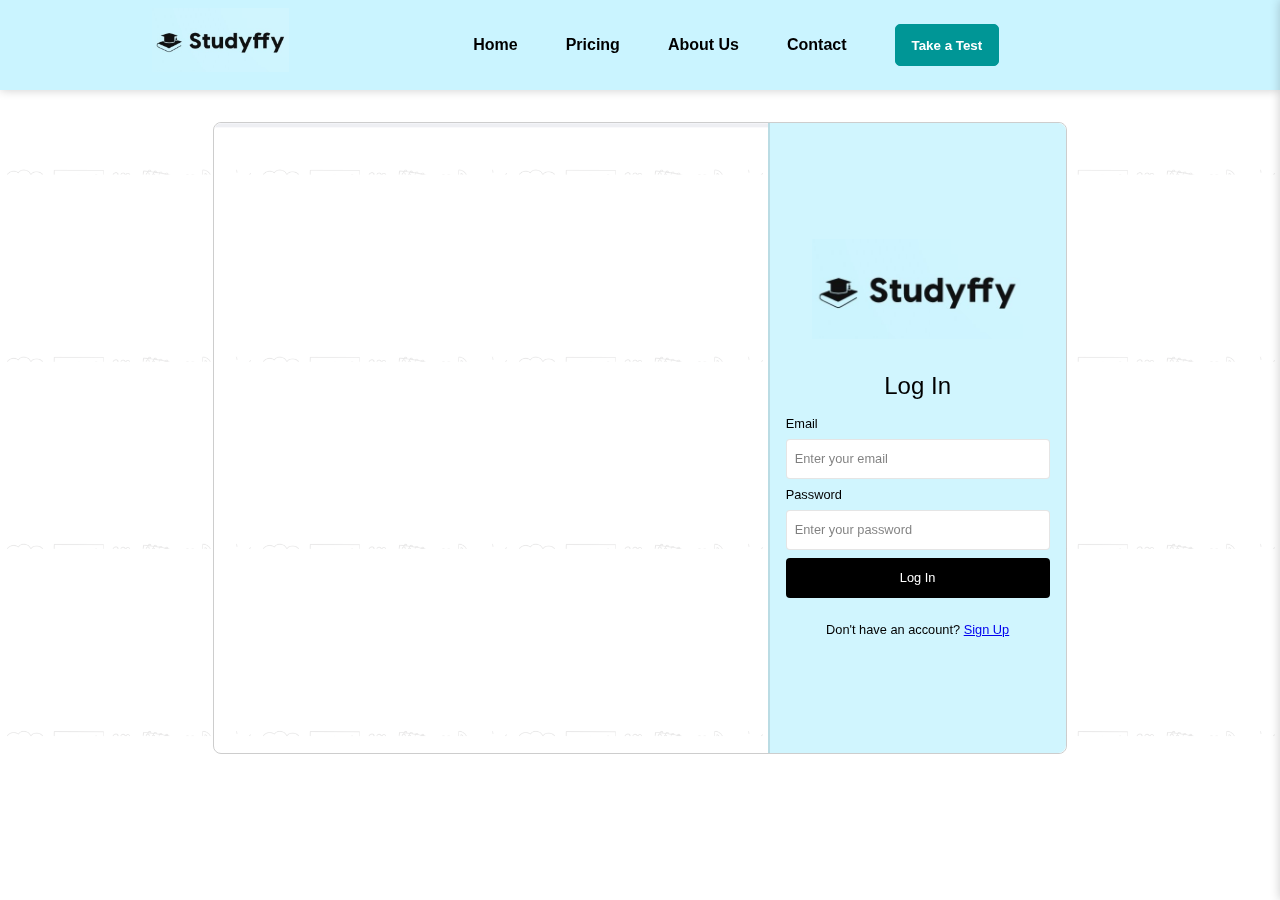
<file: admin.html>
<!DOCTYPE html>
<html lang="en">
  <head>
    <!-- Google tag (gtag.js) -->
    <script
      async
      src="https://www.googletagmanager.com/gtag/js?id=G-FPG06VQL7M"
    ></script>
    <script>
      window.dataLayer = window.dataLayer || [];
      function gtag() {
        dataLayer.push(arguments);
      }
      gtag("js", new Date());

      gtag("config", "G-FPG06VQL7M");
    </script>

    <meta charset="UTF-8" />
    <meta http-equiv="X-UA-Compatible" content="IE=edge" />
    <meta name="viewport" content="width=device-width, initial-scale=1.0" />
    <title>Studyffy | Students Dashboard</title>
    <link rel="preconnect" href="https://fonts.googleapis.com" />
    <link rel="preconnect" href="https://fonts.gstatic.com" crossorigin />
    <link
      href="https://fonts.googleapis.com/css2?family=Montserrat:ital,wght@0,100;0,200;0,300;0,400;0,500;0,600;0,700;0,800;0,900;1,100;1,200;1,300;1,400;1,500;1,600;1,700;1,800;1,900&family=Roboto+Slab:wght@100;200;300;400;500;600;700;800;900&display=swap"
      rel="stylesheet"
    />

    <link rel="stylesheet" href="styles/admin.css" />
    <link rel="stylesheet" href="styles/navbar.css" />
    <!-- query-->
  </head>

  <body>
    <div class="top-bar">
      <div class="logo">
        <a href="/"><img src="assets/images/logosmall.JPG" alt="logo" /></a>
      </div>
      <h3 class="teacher-panel-nav">Teacher's Panel</h3>
    </div>

    <div class="dashboard-container">
      <div class="dashboard">
        <div class="sidebar">
          <div class="profile">
            <div class="profile-pic">
              <img
                src="https://www.iconpacks.net/icons/2/free-settings-icon-3110-thumb.png"
                width="100"
                ="profile pic"
              />
            </div>
            <div class="profile-name">
              <h3>Teacher's Panel</h3>
            </div>
          </div>
          <div class="menu">
            <ul>
              <li id="all_students_btn" onclick="show_all_students()">
                <a href="#">All Students</a>
              </li>
              <li id="set_class_btn" class="active" onclick="show_set_class()">
                <a href="#">Set Class</a>
              </li>
              <!-- <li><a href="#">Mark Attendance</a></li> -->
              <li><button>Logout</button></li>
            </ul>
          </div>
        </div>
        <div class="main">
          <div class="all-student-container hide" id="all_student_view">
            <div class="heading">
              <h2>All Students</h2>
            </div>
            <div class="tab-container">
              <button
                class="tab"
                id="registered_students_tab"
                onclick="show_registered_students()"
              >
                Registered Students
              </button>
              <button
                class="tab active"
                id="pending_students_tab"
                onclick="show_pending_students()"
              >
                Pending Students
              </button>
              <button
                class="tab"
                id="verified_students_tab"
                onclick="show_verified_students()"
              >
                Verified Students
              </button>
            </div>

            <div
              class="registered-student-container hideTable"
              id="registered_students"
            >
              <table class="registered-student-table">
                <!--heading-->
                <thead>
                  <tr>
                    <th>Name</th>
                    <th>Email</th>
                    <th>Phone No.</th>
                    <th>Address</th>
                  </tr>
                </thead>
                <!--body-->
                <tbody>
                  <tr>
                    <td>John Doe</td>
                    <td>mail@test.com</td>
                    <td>1234567890</td>
                    <td>Address</td>
                  </tr>
                  <tr>
                    <td>John Doe</td>
                    <td>mail@test.com</td>
                    <td>1234567890</td>
                    <td>Address</td>
                  </tr>
                  <tr>
                    <td>John Doe</td>
                    <td>mail@test.com</td>
                    <td>1234567890</td>
                    <td>Address</td>
                  </tr>
                </tbody>
              </table>
            </div>

            <div class="pending-student-container" id="pending_students">
              <table class="pending-student-table">
                <!--heading-->
                <thead>
                  <tr>
                    <th>Name</th>
                    <th>Email</th>
                    <th>Phone No.</th>
                    <th>Payment Info</th>
                    <th>Action</th>
                    <th>Plan</th>
                  </tr>
                </thead>
                <!--body-->
                <tbody>
                  <tr>
                    <td>John Doe</td>
                    <td>mail@test.com</td>
                    <td>1234567890</td>
                    <td>test@ybl</td>
                    <td>
                      <button class="accept">Approve</button>
                    </td>
                    <td>Basic</td>
                  </tr>
                </tbody>
              </table>
            </div>

            <div
              class="verified-student-container hideTable"
              id="verified_students"
            >
              <table class="verified-student-table">
                <!--heading-->
                <thead>
                  <tr>
                    <th>Roll No.</th>
                    <th>Name</th>
                    <th>Email</th>
                    <th>Phone No.</th>
                    <th>Plan</th>
                  </tr>
                </thead>
                <!--body-->
                <tbody>
                  <tr>
                    <td>1</td>
                    <td>John Doe</td>
                    <td>mail@test.com</td>
                    <td>1234567890</td>
                    <td>Basic</td>
                  </tr>
                </tbody>
              </table>
            </div>
          </div>

          <div class="set-class-container" id="set_class_view">
            <dialog id="set_class_modal">
              <div class="heading">
                <h2>Set Class</h2>
              </div>
              <div class="form">
                <div class="field-container">
                  <label for="Name">Student Name</label>
                  <input
                    type="text"
                    name="Name"
                    id="Name"
                    value="Standard Student"
                    disabled
                  />
                </div>
                <div class="field-container">
                  <label for="roll">Roll No</label>
                  <input type="text" name="roll" id="roll" value="1" disabled />
                </div>
                <div class="field-container">
                  <label for="Date">Set Date</label>
                  <input type="date" name="Date" id="Date" />
                </div>
                <div class="field-container">
                  <label for="time"> Set Time</label>
                  <input
                    type="text"
                    name="time"
                    id="time"
                    placeholder="11AM - 12PM"
                  />
                </div>
                <div class="field-container">
                  <label for="teacher">Teacher Name</label>
                  <input
                    type="text"
                    name="teacher"
                    id="teacher"
                    placeholder="Enter Teacher's Name"
                  />
                </div>
                <div class="field-container">
                  <label for="class">Class Link</label>
                  <input
                    type="text"
                    name="class"
                    id="class"
                    placeholder="Enter Class Link"
                  />
                </div>

                <div class="button-container">
                  <button>SET CLASS</button>
                  <button onclick="close_class_modal()">Cancel</button>
                </div>
              </div>
            </dialog>

            <div class="heading">
              <h2>Set Class</h2>
            </div>

            <div class="tab-container">
              <button
                class="tab"
                id="basic_students_tab"
                onclick="show_basic_student()"
              >
                Basic
              </button>
              <button
                onclick="show_standard_student()"
                class="tab active"
                id="standard_students_tab"
              >
                Standard
              </button>
              <button
                class="tab"
                onclick="show_premium_student()"
                id="premium_students_tab"
              >
                Premium
              </button>
              <button
                onclick="show_special_student()"
                class="tab"
                id="special_students_tab"
              >
                Special
              </button>
            </div>

            <div class="basic-class-container hideTable" id="basic_students">
              <table class="basic-class-table">
                <!--heading-->
                <thead>
                  <tr>
                    <th>Roll No.</th>
                    <th>Name</th>
                    <th>Email</th>
                    <th>Phone No.</th>
                    <th>Set Class</th>
                  </tr>
                </thead>
                <!--body-->
                <tbody>
                  <tr>
                    <td>1</td>
                    <td>Basic Doe</td>
                    <td>mail@test.com</td>
                    <td>1234567890</td>
                    <td><button>Set</button></td>
                  </tr>
                </tbody>
              </table>
            </div>

            <div class="standard-class-container" id="standard_students">
              <table class="standard-class-table">
                <!--heading-->
                <thead>
                  <tr>
                    <th>Roll No.</th>
                    <th>Name</th>
                    <th>Email</th>
                    <th>Phone No.</th>
                    <th>Set Class</th>
                  </tr>
                </thead>
                <!--body-->
                <tbody>
                  <tr>
                    <td>1</td>
                    <td>standard Doe</td>
                    <td>mail@test.com</td>
                    <td>1234567890</td>
                    <td><button>Set</button></td>
                  </tr>
                </tbody>
              </table>
            </div>

            <div
              class="premium-class-container hideTable"
              id="premium_students"
            >
              <table class="premium-class-table">
                <!--heading-->
                <thead>
                  <tr>
                    <th>Roll No.</th>
                    <th>Name</th>
                    <th>Email</th>
                    <th>Phone No.</th>
                    <th>Set Class</th>
                  </tr>
                </thead>
                <!--body-->
                <tbody>
                  <tr>
                    <td>1</td>
                    <td>premium Doe</td>
                    <td>mail@test.com</td>
                    <td>1234567890</td>
                    <td><button>Set</button></td>
                  </tr>
                </tbody>
              </table>
            </div>

            <div
              class="special-class-container hideTable"
              id="special_students"
            >
              <table class="special-class-table">
                <!--heading-->
                <thead>
                  <tr>
                    <th>Roll No.</th>
                    <th>Name</th>
                    <th>Email</th>
                    <th>Phone No.</th>
                    <th>Set Class</th>
                  </tr>
                </thead>
                <!--body-->
                <tbody>
                  <tr>
                    <td>1</td>
                    <td>special Doe</td>
                    <td>mail@test.com</td>
                    <td>1234567890</td>
                    <td><button>Set</button></td>
                  </tr>
                </tbody>
              </table>
            </div>
          </div>
        </div>
      </div>
    </div>
    <script src="https://ajax.googleapis.com/ajax/libs/jquery/3.5.1/jquery.min.js"></script>
    <script src="scripts/nav.js"></script>
    <script src="scripts/dashboard.js"></script>
    <script>
      // document.getElementById("set_class_modal").showModal();
    </script>
    <script src="scripts/admin.js"></script>
  </body>
</html>
</file>
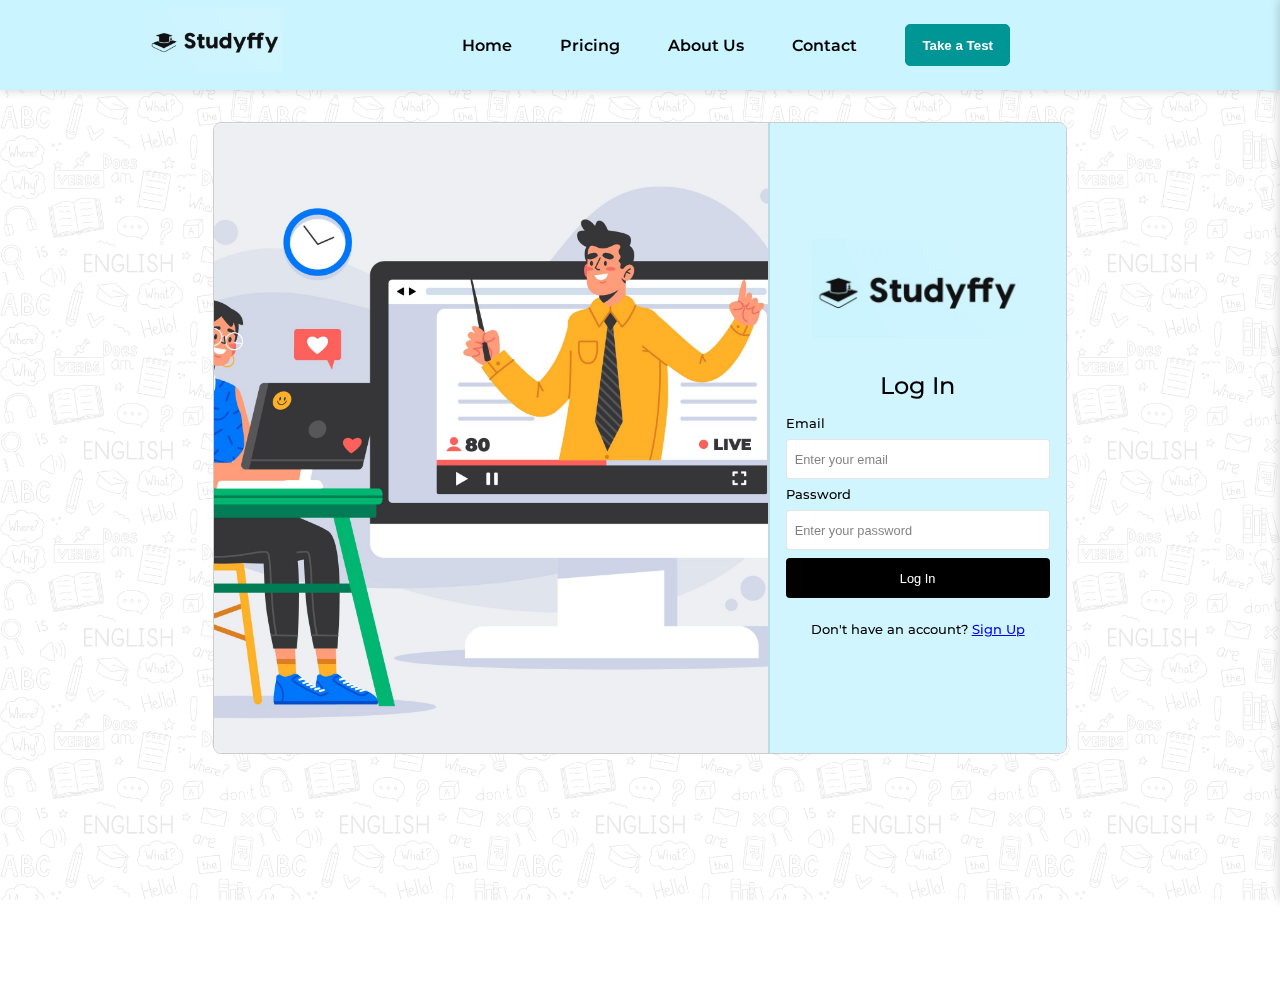
<file: dashboard.html>
<!DOCTYPE html>
<html lang="en">
  <head>
    <!-- Google tag (gtag.js) -->
    <script
      async
      src="https://www.googletagmanager.com/gtag/js?id=G-FPG06VQL7M"
    ></script>
    <script>
      window.dataLayer = window.dataLayer || [];
      function gtag() {
        dataLayer.push(arguments);
      }
      gtag("js", new Date());

      gtag("config", "G-FPG06VQL7M");
    </script>

    <meta charset="UTF-8" />
    <meta http-equiv="X-UA-Compatible" content="IE=edge" />
    <meta name="viewport" content="width=device-width, initial-scale=1.0" />
    <title>Studyffy | Students Dashboard</title>
    <link rel="preconnect" href="https://fonts.googleapis.com" />
    <link rel="preconnect" href="https://fonts.gstatic.com" crossorigin />
    <link
      href="https://fonts.googleapis.com/css2?family=Montserrat:ital,wght@0,100;0,200;0,300;0,400;0,500;0,600;0,700;0,800;0,900;1,100;1,200;1,300;1,400;1,500;1,600;1,700;1,800;1,900&family=Roboto+Slab:wght@100;200;300;400;500;600;700;800;900&display=swap"
      rel="stylesheet"
    />

    <link rel="stylesheet" href="styles/dashboard.css" />
    <link rel="stylesheet" href="styles/navbar.css" />
    <!-- query-->
  </head>

  <body>
    <div class="top-bar">
      <div class="logo">
        <a href="/"><img src="assets/images/logosmall.JPG" alt="logo" /></a>
      </div>
      <div class="desktop-nav-container">
        <nav>
          <ul>
            <li><a href="/">Home</a></li>
            <li><a href="/index.html#pricing">Pricing</a></li>
            <li><a href="/index.html#about">About Us</a></li>
            <li><a href="/index.html#contact-us">Contact</a></li>

            <li>
              <a href="test.html"><button class="test">Take a Test</button></a>
            </li>
          </ul>
        </nav>
      </div>

      <div class="mobile-nav-toggle" id="mobile_nav_toggle">
        <span></span>
        <span></span>
        <span></span>
      </div>

      <div class="mobile-nav-container" id="mobile_nav">
        <div class="mobile-nav-close" id="mobile_nav_close">
          <span>&times;</span>
        </div>
        <nav>
          <ul>
            <li><a href="/">Home</a></li>
            <li><a href="/index.html#pricing">Pricing</a></li>
            <li><a href="/index.html#about">About Us</a></li>
            <li><a href="/index.html#contact-us">Contact</a></li>

            <li>
              <a href="login.html"><button>Login</button></a>
            </li>
            <li>
              <a href="test.html"><button class="test">Take a Test</button></a>
            </li>
          </ul>
        </nav>
      </div>
    </div>

    <div class="dashboard-container">
      <div class="dashboard">
        <div class="sidebar">
          <div class="sidebar-hide">
            <img
              id="hide_sidebar"
              src="assets/images/icons8-close-120.png"
              width="25"
              alt=""
            />
          </div>
          <div class="profile">
            <div class="profile-pic">
              <img
                src="assets/images/userpfpbg.png"
                width="100"
                ="profile pic"
              />
            </div>
            <div class="profile-name">
              <h3 id="profile_name">
                <i>Loading...</i>
              </h3>
            </div>
          </div>
          <div class="menu">
            <ul>
              <li class="active" id="profile_btn">
                <a href="dashboard.html#profile">My Profile</a>
              </li>
              <li id="class_btn">
                <a href="dashboard.html#classes">My Classes</a>
              </li>
              <li id="logout_btn">
                <a href="dashboard.html#logout">Logout</a>
              </li>
            </ul>
          </div>
        </div>
        <div class="main">
          <div class="sidebar-icon">
            <img
              id="show_sidebar"
              src="assets/images/icons8-hamburger-menu-100.png"
              width="30"
              alt=""
            />
          </div>
          <div class="profile-container" id="profile_view">
            <div class="heading">My Profile</div>
            <div class="profile-img">
              <img src="assets/images/userpfpbg.png" alt="profile pic" />
            </div>

            <div class="profile-table">
              <table>
                <tr>
                  <td>Name</td>
                  <td id="profile_table_name"><i>Loading...</i></td>
                </tr>
                <tr>
                  <td>Payment Status</td>
                  <td id="profile_table_payment_status"><i>Loading...</i></td>
                </tr>
                <tr>
                  <td>Plan</td>
                  <td id="profile_table_plan"><i>Loading..</i></td>
                </tr>
                <tr>
                  <td>Address</td>
                  <td id="profile_table_address">
                    <i>Loading...</i>
                  </td>
                </tr>
                <tr>
                  <td>Phone No.</td>
                  <td id="profile_table_phone">
                    <i>Loading...</i>
                  </td>
                </tr>
                <tr>
                  <td>Email</td>
                  <td id="profile_table_email">
                    <i>Loading...</i>
                  </td>
                </tr>
              </table>
            </div>
          </div>

          <div class="class-container hide" id="class_view">
            <div class="heading">My Classes</div>
            <div class="meta">
              <!-- <div class="month-year">
                <select name="month" id="month">
                  <option value="jan">January</option>
                  <option value="feb">February</option>
                  <option value="mar">March</option>
                  <option value="apr">April</option>
                  <option value="may">May</option>
                  <option value="jun" selected>June</option>
                  <option value="jul">July</option>
                  <option value="aug">August</option>
                  <option value="sep">September</option>
                  <option value="oct">October</option>
                  <option value="nov">November</option>
                  <option value="dec">December</option>
                </select>

                <select name="year" id="year">
                  <option value="2023">2023</option>
                </select>

                <button class="today">Today</button>
              </div> -->
            </div>

            <div class="calender-container">
              <h6></h6>
              <div class="day" id="day1">
                <div class="date-cont">
                  <div class="date">1</div>
                  <div class="month">June</div>
                </div>
                <div class="class-data-container">
                  <table>
                    <tr>
                      <td>Class link</td>
                      <td>
                        <i>Loading...</i>
                      </td>
                    </tr>
                    <tr>
                      <td>Class time</td>
                      <td><i>Loading...</i></td>
                    </tr>
                    <tr>
                      <td>Teacher</td>
                      <td><i> Loading... </i></td>
                    </tr>
                  </table>
                </div>
              </div>
            </div>
          </div>
        </div>
      </div>
    </div>
    <script src="https://ajax.googleapis.com/ajax/libs/jquery/3.5.1/jquery.min.js"></script>
    <script src="scripts/nav.js"></script>
    <script src="scripts/dashboard.js"></script>
  </body>
</html>
</file>
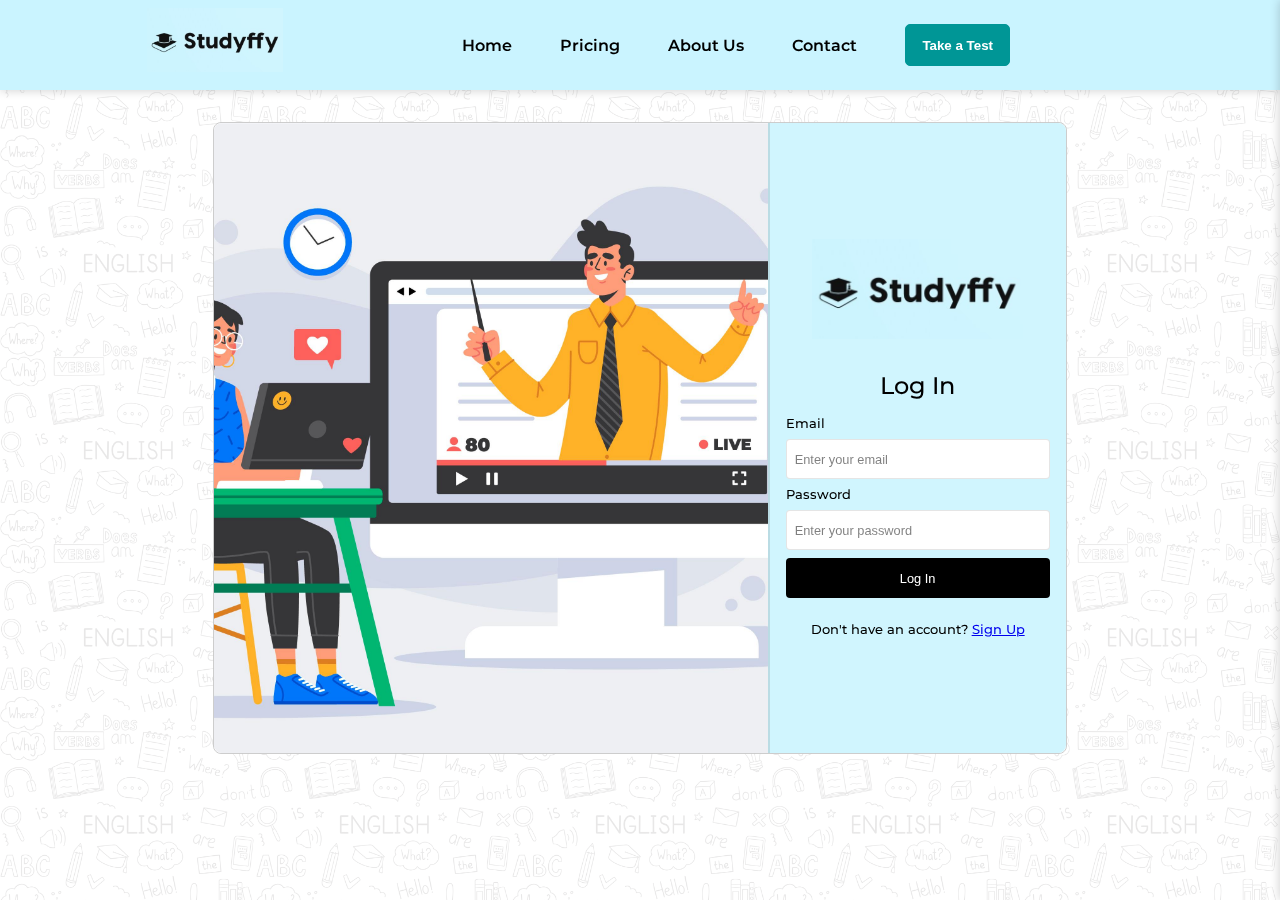
<file: login.html>
<!DOCTYPE html>
<html lang="en">
  <head>
    <!-- Google tag (gtag.js) -->
    <script
      async
      src="https://www.googletagmanager.com/gtag/js?id=G-FPG06VQL7M"
    ></script>
    <script>
      window.dataLayer = window.dataLayer || [];
      function gtag() {
        dataLayer.push(arguments);
      }
      gtag("js", new Date());

      gtag("config", "G-FPG06VQL7M");
    </script>

    <meta charset="UTF-8" />
    <meta http-equiv="X-UA-Compatible" content="IE=edge" />
    <meta name="viewport" content="width=device-width, initial-scale=1.0" />
    <title>Studyffy</title>
    <link rel="preconnect" href="https://fonts.googleapis.com" />
    <link rel="preconnect" href="https://fonts.gstatic.com" crossorigin />
    <link
      href="https://fonts.googleapis.com/css2?family=Montserrat:ital,wght@0,100;0,200;0,300;0,400;0,500;0,600;0,700;0,800;0,900;1,100;1,200;1,300;1,400;1,500;1,600;1,700;1,800;1,900&family=Roboto+Slab:wght@100;200;300;400;500;600;700;800;900&display=swap"
      rel="stylesheet"
    />

    <link rel="stylesheet" href="styles/login.css" />
    <link rel="stylesheet" href="styles/navbar.css" />
    <!-- query-->
  </head>

  <body>
    <div class="top-bar">
      <div class="logo">
        <a href="/"><img src="assets/images/logosmall.JPG" alt="logo" /></a>
      </div>
      <div class="desktop-nav-container">
        <nav>
          <ul>
            <li><a href="/">Home</a></li>
            <li><a href="/index.html#pricing">Pricing</a></li>
            <li><a href="/index.html#about">About Us</a></li>
            <li><a href="/index.html#contact-us">Contact</a></li>

            <li>
              <a href="test.html"><button class="test">Take a Test</button></a>
            </li>
          </ul>
        </nav>
      </div>

      <div class="mobile-nav-toggle" id="mobile_nav_toggle">
        <span></span>
        <span></span>
        <span></span>
      </div>

      <div class="mobile-nav-container" id="mobile_nav">
        <div class="mobile-nav-close" id="mobile_nav_close">
          <span>&times;</span>
        </div>
        <nav>
          <ul>
            <li><a href="/">Home</a></li>
            <li><a href="/index.html#pricing">Pricing</a></li>
            <li><a href="/index.html#about">About Us</a></li>
            <li><a href="/index.html#contact-us">Contact</a></li>

            <li>
              <a href="test.html"><button class="test">Take a Test</button></a>
            </li>
          </ul>
        </nav>
      </div>
    </div>

    <div class="body-wrapper">
      <div class="login-container">
        <div class="right"></div>
        <div class="left">
          <div class="logo-container">
            <img src="assets/images/logosmall.JPG" alt="logo" />
          </div>

          <div class="heading">
            <h1>Log In</h1>
          </div>

          <div class="login-form">
            <div class="field-container">
              <label for="email">Email</label>
              <input
                type="email"
                placeholder="Enter your email"
                ="email"
                id="email"
              />
            </div>

            <div class="field-container">
              <label for="password">Password</label>
              <input
                type="password"
                placeholder="Enter your password"
                name="password"
                id="password"
              />
            </div>

            <div class="field-container">
              <button class="login-btn" id="loginButton">Log In</button>
            </div>
          </div>
          <div class="no-account">
            <span>Don't have an account?</span>
            <a href="signup.html">Sign Up</a>
          </div>
        </div>
      </div>
    </div>

    <script src="https://ajax.googleapis.com/ajax/libs/jquery/3.5.1/jquery.min.js"></script>
    <script src="scripts/nav.js"></script>
    <script src="scripts/login.js"></script>
  </body>
</html>
</file>
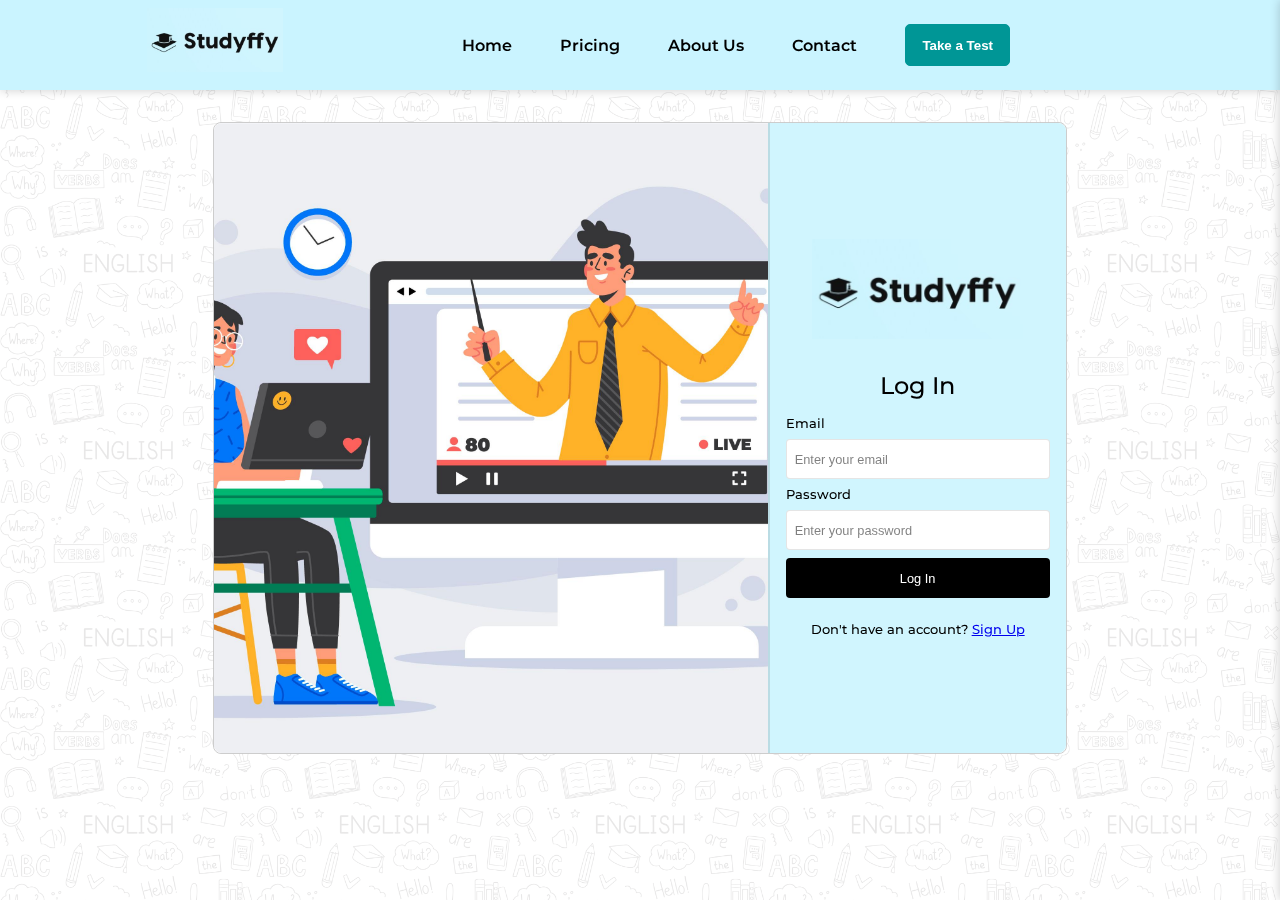
<file: payment.html>
<!DOCTYPE html>
<html lang="en">
  <head>
    <!-- Google tag (gtag.js) -->
    <script
      async
      src="https://www.googletagmanager.com/gtag/js?id=G-FPG06VQL7M"
    ></script>
    <script>
      window.dataLayer = window.dataLayer || [];
      function gtag() {
        dataLayer.push(arguments);
      }
      gtag("js", new Date());

      gtag("config", "G-FPG06VQL7M");
    </script>

    <meta charset="UTF-8" />
    <meta http-equiv="X-UA-Compatible" content="IE=edge" />
    <meta name="viewport" content="width=device-width, initial-scale=1.0" />
    <title>Studyffy</title>
    <link rel="preconnect" href="https://fonts.googleapis.com" />
    <link rel="preconnect" href="https://fonts.gstatic.com" crossorigin />
    <link
      href="https://fonts.googleapis.com/css2?family=Montserrat:ital,wght@0,100;0,200;0,300;0,400;0,500;0,600;0,700;0,800;0,900;1,100;1,200;1,300;1,400;1,500;1,600;1,700;1,800;1,900&family=Roboto+Slab:wght@100;200;300;400;500;600;700;800;900&display=swap"
      rel="stylesheet"
    />

    <link rel="stylesheet" href="styles/payment.css" />
    <link rel="stylesheet" href="styles/navbar.css" />
    <!-- query-->
  </head>

  <body>
    <div class="top-bar">
      <div class="logo">
        <a href="/"><img src="assets/images/logosmall.JPG" alt="logo" /></a>
      </div>
      <div class="desktop-nav-container">
        <nav>
          <ul>
            <li><a href="/">Home</a></li>
            <li><a href="/index.html#pricing">Pricing</a></li>
            <li><a href="/index.html#about">About Us</a></li>
            <li><a href="/index.html#contact-us">Contact</a></li>

            <li>
              <a href="test.html"><button class="test">Take a Test</button></a>
            </li>
          </ul>
        </nav>
      </div>

      <div class="mobile-nav-toggle" id="mobile_nav_toggle">
        <span></span>
        <span></span>
        <span></span>
      </div>

      <div class="mobile-nav-container" id="mobile_nav">
        <div class="mobile-nav-close" id="mobile_nav_close">
          <span>&times;</span>
        </div>
        <nav>
          <ul>
            <li><a href="/">Home</a></li>
            <li><a href="/index.html#pricing">Pricing</a></li>
            <li><a href="/index.html#about">About Us</a></li>
            <li><a href="/index.html#contact-us">Contact</a></li>

            <li>
              <a href="test.html"><button class="test">Take a Test</button></a>
            </li>
          </ul>
        </nav>
      </div>
    </div>

    <div class="body-wrapper">
      <div class="payment-container">
        <div class="right">
          <img
            src="assets/images/qr.jpeg"
            width="300px"
            alt="UPI QR CODE"
            class="qr"
          />
        </div>
        <div class="left">
          <h1>Payment</h1>
          <div class="instructions">
            In Order to complete the payment, please scan the QR code, pay the
            total amount and enter the UPI transaction ID below. <br />
            Once we have verified the payment on our end, you will be able to
            access your classes.
          </div>
          <div class="selected-plan">Plan: <span id="plan">Basic</span></div>
          <div class="total-amount">Amount: <span id="amount">₹ 100</span></div>
          <div class="field-container">
            <label for="upi-id">UPI Transcation ID</label>
            <input type="text" name="upi-id" id="transaction_id" />
          </div>
          <div class="field-confirmation-container">
            <!-- <input type="checkbox" name="confirm" id="payment_confirm" /> -->
            <label for="confirm"
              >By submitting you confirm that you have paid the amount</label
            >
          </div>
          <div class="submit-button-container">
            <button id="paymentButton">Submit</button>
          </div>
        </div>
      </div>
    </div>

    <script src="https://ajax.googleapis.com/ajax/libs/jquery/3.5.1/jquery.min.js"></script>
    <script src="scripts/nav.js"></script>
    <script src="scripts/payment.js"></script>
  </body>
</html>
</file>
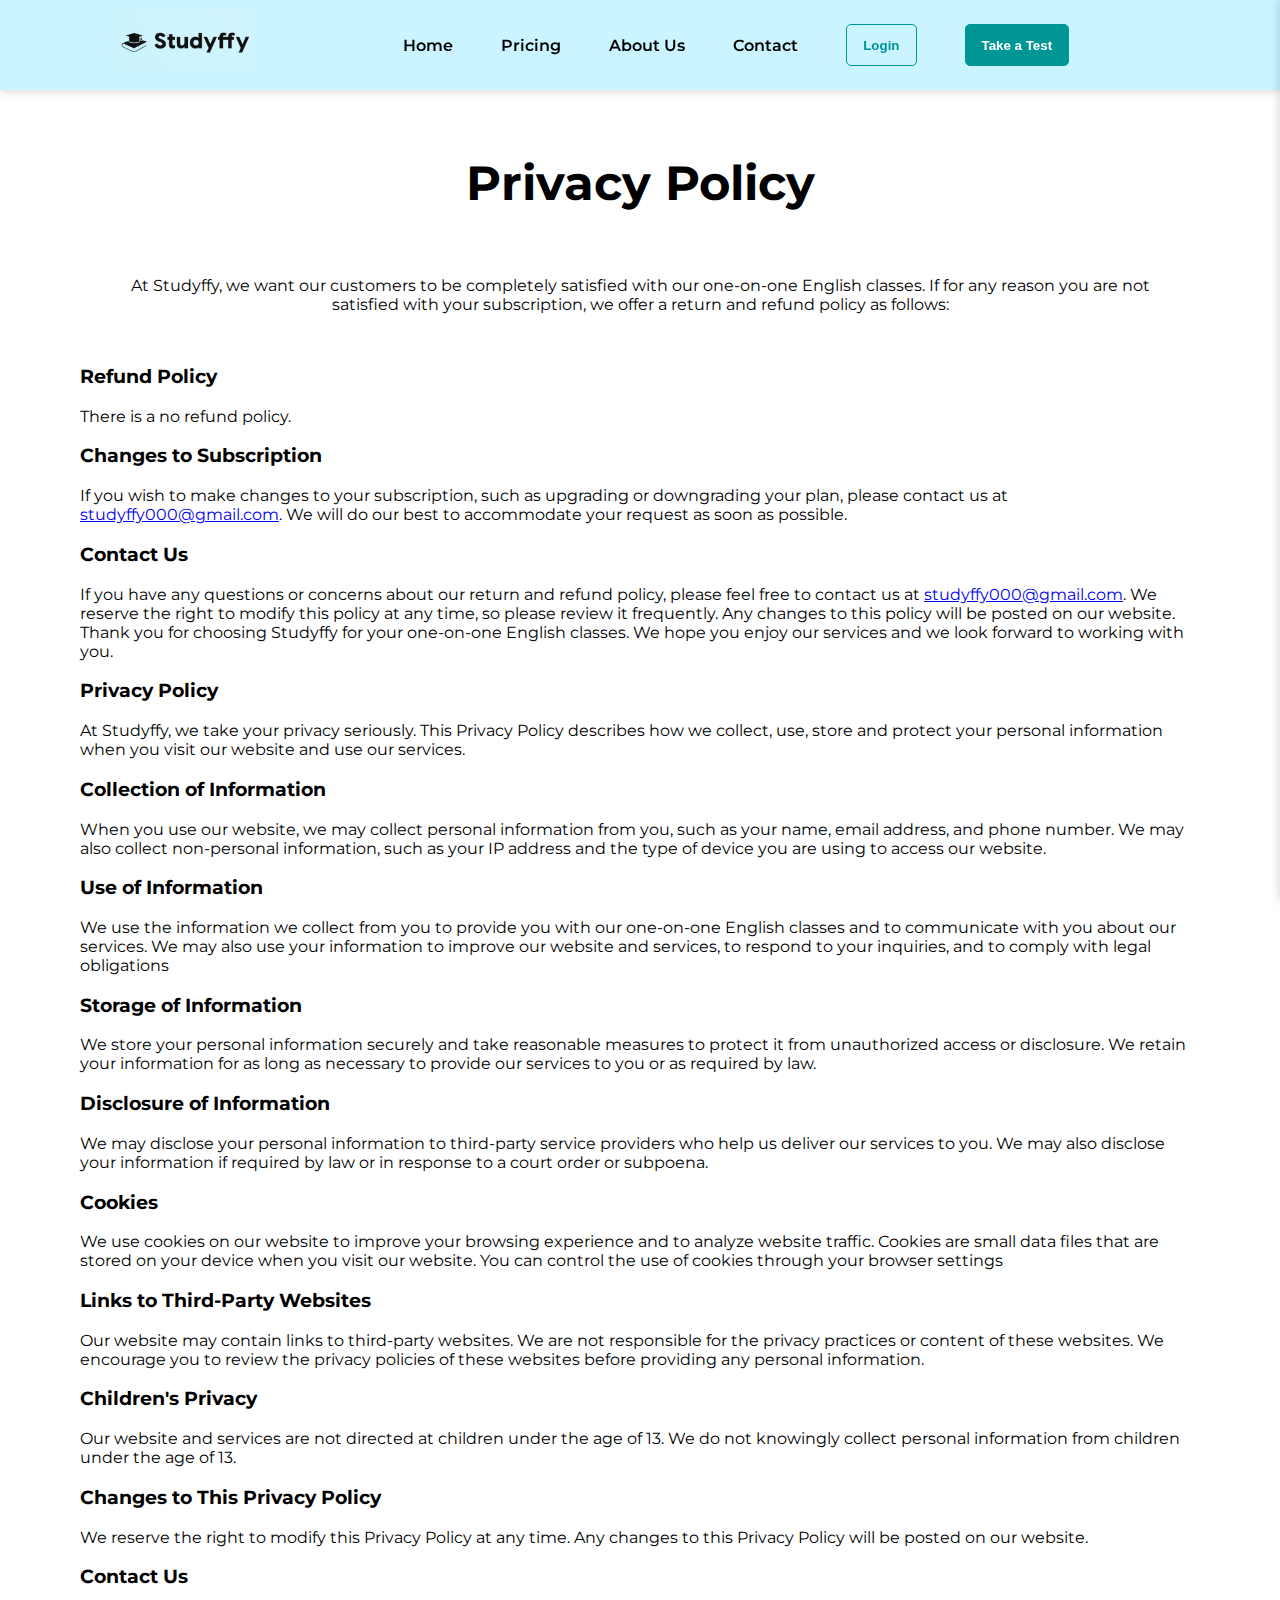
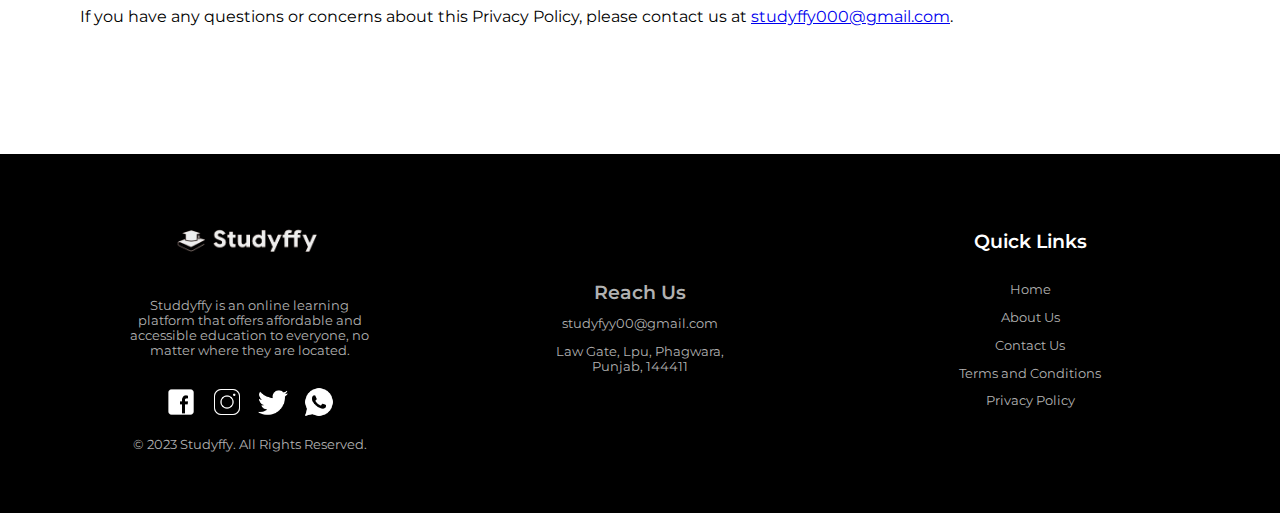
<file: privacy.html>
<!DOCTYPE html>
<html lang="en">
  <head>
    <!-- Google tag (gtag.js) -->
    <script
      async
      src="https://www.googletagmanager.com/gtag/js?id=G-FPG06VQL7M"
    ></script>
    <script>
      window.dataLayer = window.dataLayer || [];
      function gtag() {
        dataLayer.push(arguments);
      }
      gtag("js", new Date());

      gtag("config", "G-FPG06VQL7M");
    </script>

    <meta charset="UTF-8" />
    <meta http-equiv="X-UA-Compatible" content="IE=edge" />
    <meta name="viewport" content="width=device-width, initial-scale=1.0" />
    <title>Studyffy</title>
    <link rel="preconnect" href="https://fonts.googleapis.com" />
    <link rel="preconnect" href="https://fonts.gstatic.com" crossorigin />
    <link
      href="https://fonts.googleapis.com/css2?family=Montserrat:ital,wght@0,100;0,200;0,300;0,400;0,500;0,600;0,700;0,800;0,900;1,100;1,200;1,300;1,400;1,500;1,600;1,700;1,800;1,900&family=Roboto+Slab:wght@100;200;300;400;500;600;700;800;900&display=swap"
      rel="stylesheet"
    />
    <link rel="stylesheet" href="styles/navbar.css" />
    <link rel="stylesheet" href="styles/policy.css" />
    <!-- query-->
  </head>

  <body>
    <div class="top-bar">
      <div class="logo">
        <a href="/"><img src="assets/images/logosmall.JPG" alt="logo" /></a>
      </div>
      <div class="desktop-nav-container">
        <nav>
          <ul>
            <li><a href="/">Home</a></li>
            <li><a href="#pricing">Pricing</a></li>
            <li><a href="#about">About Us</a></li>
            <li><a href="#contact">Contact</a></li>

            <li>
              <a href="login.html"><button>Login</button></a>
            </li>
            <li>
              <a href="test.html"><button class="test">Take a Test</button></a>
            </li>
          </ul>
        </nav>
      </div>

      <div class="mobile-nav-toggle" id="mobile_nav_toggle">
        <span></span>
        <span></span>
        <span></span>
      </div>

      <div class="mobile-nav-container" id="mobile_nav">
        <div class="mobile-nav-close" id="mobile_nav_close">
          <span>&times;</span>
        </div>
        <nav>
          <ul>
            <li><a href="/">Home</a></li>
            <li><a href="#pricing">Pricing</a></li>
            <li><a href="#about">About Us</a></li>
            <li><a href="#contact-us">Contact</a></li>

            <li>
              <a href="login.html"><button>Login</button></a>
            </li>
            <li>
              <a href="test.html"><button class="test">Take a Test</button></a>
            </li>
          </ul>
        </nav>
      </div>
    </div>

    <main>
      <div class="heading">
        <h1>Privacy Policy</h1>
      </div>
      <div class="description">
        <p>
          At Studyffy, we want our customers to be completely satisfied with our
          one-on-one English classes. If for any reason you are not satisfied
          with your subscription, we offer a return and refund policy as
          follows:
        </p>
      </div>
      <h3>Refund Policy</h3>

      <p>There is a no refund policy.</p>

      <h3>Changes to Subscription</h3>

      <p>
        If you wish to make changes to your subscription, such as upgrading or
        downgrading your plan, please contact us at
        <a href="mailto:studyffy000@gmail.com">studyffy000@gmail.com</a>. We
        will do our best to accommodate your request as soon as possible.
      </p>

      <h3>Contact Us</h3>

      <p>
        If you have any questions or concerns about our return and refund
        policy, please feel free to contact us at
        <a href="mailto:studyffy000@gmail.com">studyffy000@gmail.com</a>. We
        reserve the right to modify this policy at any time, so please review it
        frequently. Any changes to this policy will be posted on our website.
        Thank you for choosing Studyffy for your one-on-one English classes. We
        hope you enjoy our services and we look forward to working with you.
      </p>

      <h3>Privacy Policy</h3>

      <p>
        At Studyffy, we take your privacy seriously. This Privacy Policy
        describes how we collect, use, store and protect your personal
        information when you visit our website and use our services.
      </p>

      <h3>Collection of Information</h3>

      <p>
        When you use our website, we may collect personal information from you,
        such as your name, email address, and phone number. We may also collect
        non-personal information, such as your IP address and the type of device
        you are using to access our website.
      </p>
      <h3>Use of Information</h3>

      <p>
        We use the information we collect from you to provide you with our
        one-on-one English classes and to communicate with you about our
        services. We may also use your information to improve our website and
        services, to respond to your inquiries, and to comply with legal
        obligations
      </p>

      <h3>Storage of Information</h3>

      <p>
        We store your personal information securely and take reasonable measures
        to protect it from unauthorized access or disclosure. We retain your
        information for as long as necessary to provide our services to you or
        as required by law.
      </p>

      <h3>Disclosure of Information</h3>

      <p>
        We may disclose your personal information to third-party service
        providers who help us deliver our services to you. We may also disclose
        your information if required by law or in response to a court order or
        subpoena.
      </p>

      <h3>Cookies</h3>
      <p>
        We use cookies on our website to improve your browsing experience and to
        analyze website traffic. Cookies are small data files that are stored on
        your device when you visit our website. You can control the use of
        cookies through your browser settings
      </p>

      <h3>Links to Third-Party Websites</h3>

      <p>
        Our website may contain links to third-party websites. We are not
        responsible for the privacy practices or content of these websites. We
        encourage you to review the privacy policies of these websites before
        providing any personal information.
      </p>

      <h3>Children's Privacy</h3>
      <p>
        Our website and services are not directed at children under the age of
        13. We do not knowingly collect personal information from children under
        the age of 13.
      </p>

      <h3>Changes to This Privacy Policy</h3>

      <p>
        We reserve the right to modify this Privacy Policy at any time. Any
        changes to this Privacy Policy will be posted on our website.
      </p>

      <h3>Contact Us</h3>

      <p>
        If you have any questions or concerns about this Privacy Policy, please
        contact us at
        <a href="mailto:studyffy000@gmail.com">studyffy000@gmail.com</a>.
      </p>
    </main>

    <div class="footer">
      <div class="about">
        <div class="logo">
          <img src="assets/images/logo-white.png" alt="" srcset="" />
        </div>
        <div class="description">
          Studdyffy is an online learning platform that offers affordable and
          accessible education to everyone, no matter where they are located.
        </div>
        <div class="socials">
          <a href="https://www.facebook.com/studyffy" target="_blank"
            ><img src="assets/icons/icons8-facebook-100.png" alt=""
          /></a>
          <a href="https://www.instagram.com/studyffy/" target="_blank"
            ><img src="assets/icons/icons8-instagram-100.png" alt=""
          /></a>
          <a href="https://twitter.com/studyffy" target="_blank"
            ><img src="assets/icons/icons8-twitter-100.png" alt=""
          /></a>
          <a href="https://www.linkedin.com/company/studyffy/" target="_blank"
            ><img src="assets/icons/icons8-whatsapp-white-100.png" alt=""
          /></a>
        </div>

        <div class="copyright">© 2023 Studyffy. All Rights Reserved.</div>
      </div>

      <div class="contact">
        <div class="heading">Reach Us</div>
        <div class="email">studyfyy00@gmail.com</div>
        <div class="address">
          Law Gate, Lpu, Phagwara,<br />
          Punjab, 144411
        </div>
      </div>

      <div class="quick-links">
        <div class="heading">Quick Links</div>
        <div class="links">
          <a href="#home">Home</a>
          <a href="#about">About Us</a>
          <a href="#contact">Contact Us</a>
          <a href="t&c.html">Terms and Conditions</a>
          <a href="privacy.html">Privacy Policy</a>
        </div>
      </div>
    </div>

    <script src="https://ajax.googleapis.com/ajax/libs/jquery/3.5.1/jquery.min.js"></script>
    <script src="scripts/nav.js"></script>
  </body>
</html>
</file>
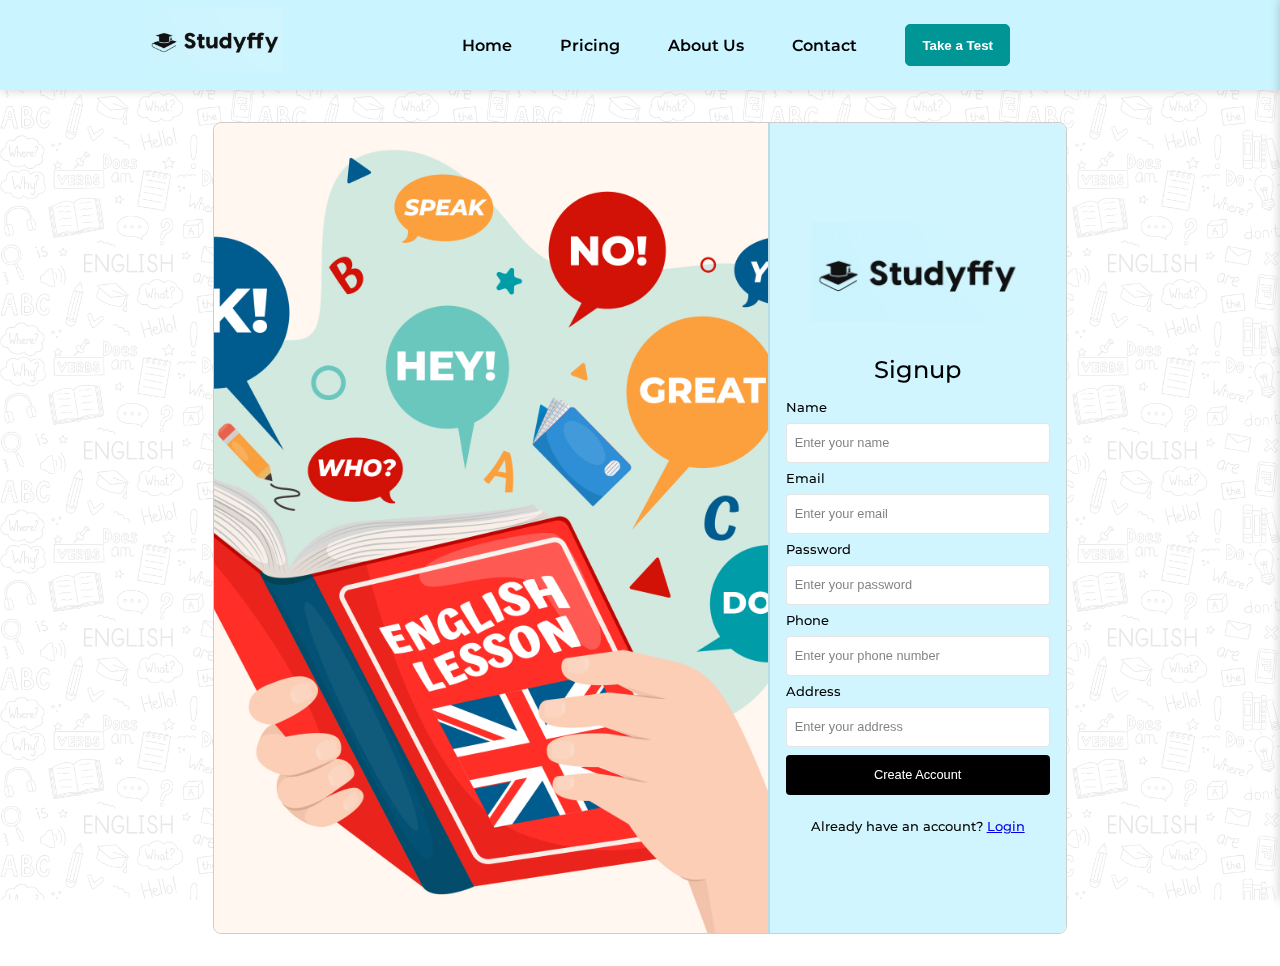
<file: signup.html>
<!DOCTYPE html>
<html lang="en">
  <head>
    <!-- Google tag (gtag.js) -->
    <script
      async
      src="https://www.googletagmanager.com/gtag/js?id=G-FPG06VQL7M"
    ></script>
    <script>
      window.dataLayer = window.dataLayer || [];
      function gtag() {
        dataLayer.push(arguments);
      }
      gtag("js", new Date());

      gtag("config", "G-FPG06VQL7M");
    </script>

    <meta charset="UTF-8" />
    <meta http-equiv="X-UA-Compatible" content="IE=edge" />
    <meta name="viewport" content="width=device-width, initial-scale=1.0" />
    <title>Studyffy</title>
    <link rel="preconnect" href="https://fonts.googleapis.com" />
    <link rel="preconnect" href="https://fonts.gstatic.com" crossorigin />
    <link
      href="https://fonts.googleapis.com/css2?family=Montserrat:ital,wght@0,100;0,200;0,300;0,400;0,500;0,600;0,700;0,800;0,900;1,100;1,200;1,300;1,400;1,500;1,600;1,700;1,800;1,900&family=Roboto+Slab:wght@100;200;300;400;500;600;700;800;900&display=swap"
      rel="stylesheet"
    />

    <link rel="stylesheet" href="styles/login.css" />
    <link rel="stylesheet" href="styles/navbar.css" />
    <!-- query-->
  </head>

  <body>
    <div class="top-bar">
      <div class="logo">
        <a href="/"><img src="assets/images/logosmall.JPG" alt="logo" /></a>
      </div>
      <div class="desktop-nav-container">
        <nav>
          <ul>
            <li><a href="/">Home</a></li>
            <li><a href="/index.html#pricing">Pricing</a></li>
            <li><a href="/index.html#about">About Us</a></li>
            <li><a href="/index.html#contact-us">Contact</a></li>

            <li>
              <a href="test.html"><button class="test">Take a Test</button></a>
            </li>
          </ul>
        </nav>
      </div>

      <div class="mobile-nav-toggle" id="mobile_nav_toggle">
        <span></span>
        <span></span>
        <span></span>
      </div>

      <div class="mobile-nav-container" id="mobile_nav">
        <div class="mobile-nav-close" id="mobile_nav_close">
          <span>&times;</span>
        </div>
        <nav>
          <ul>
            <li><a href="/">Home</a></li>
            <li><a href="/index.html#pricing">Pricing</a></li>
            <li><a href="/index.html#about">About Us</a></li>
            <li><a href="/index.html#contact-us">Contact</a></li>

            <li>
              <a href="login.html"><button>Login</button></a>
            </li>
            <li>
              <a href="test.html"><button class="test">Take a Test</button></a>
            </li>
          </ul>
        </nav>
      </div>
    </div>

    <div class="body-wrapper">
      <div class="login-container signup-container">
        <div class="right signupright"></div>
        <div class="left">
          <div class="logo-container">
            <img src="assets/images/logosmall.JPG" alt="logo" />
          </div>

          <div class="heading">
            <h1>Signup</h1>
          </div>

          <div class="login-form" id="signup-form">
            <div class="field-container">
              <label for="name">Name</label>
              <input
                type="text"
                placeholder="Enter your name"
                name="name"
                id="name"
              />
            </div>

            <div class="field-container">
              <label for="email">Email</label>
              <input
                type="email"
                placeholder="Enter your email"
                ="email"
                id="email"
              />
            </div>

            <div class="field-container">
              <label for="password">Password</label>
              <input
                type="password"
                placeholder="Enter your password"
                name="password"
                id="password"
              />
            </div>

            <!-- <div class="field-container">
              <label for="confirm-password">Confirm Password</label>
              <input
                type="password"
                placeholder="Confirm your password"
                name="confirm-password"
                id="confirm-password"
              />
            </div> -->

            <div class="field-container">
              <label for="phone">Phone</label>
              <input
                type="text"
                placeholder="Enter your phone number"
                name="phone"
                id="phoneNo"
              />
            </div>

            <!--address-->
            <div class="field-container">
              <label for="address">Address</label>
              <input
                type="text"
                placeholder="Enter your address"
                name="address"
                id="address"
              />
            </div>

            <div class="field-container">
              <button class="login-btn" id="register_button">
                Create Account
              </button>
            </div>
          </div>

          <div class="no-account">
            <span>Already have an account?</span>
            <a href="login.html">Login</a>
          </div>
        </div>
      </div>
    </div>

    <script src="https://ajax.googleapis.com/ajax/libs/jquery/3.5.1/jquery.min.js"></script>
    <script src="scripts/nav.js"></script>
    <script src="scripts/signup.js"></script>
  </body>
</html>
</file>
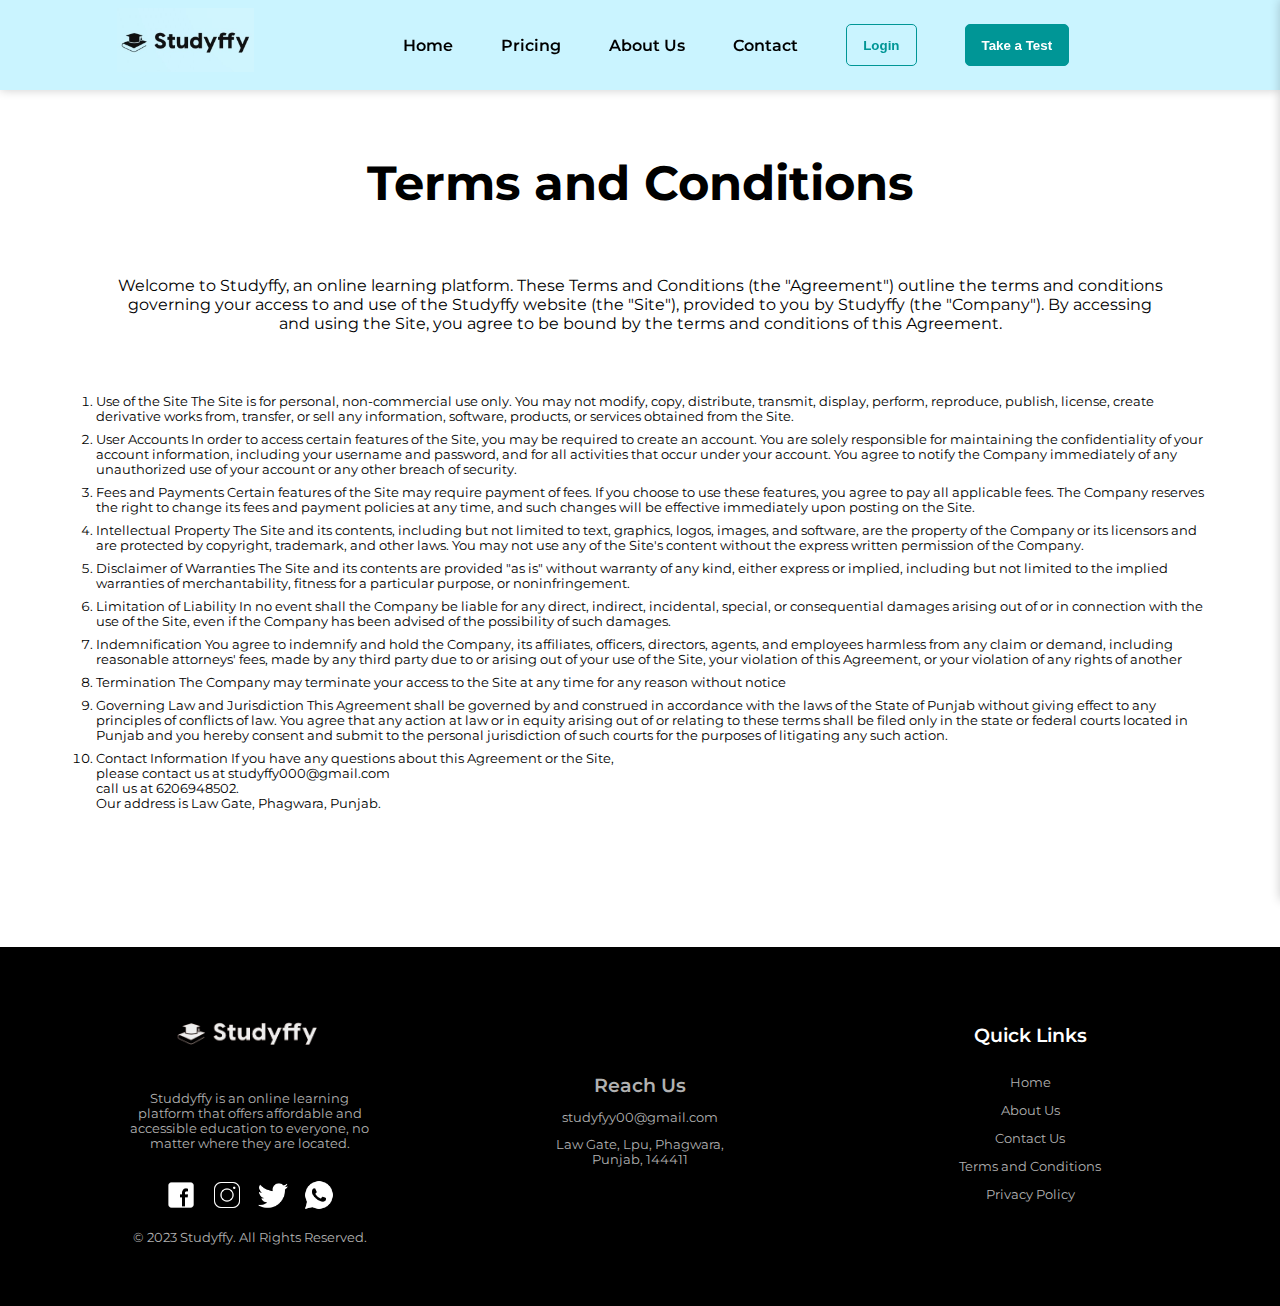
<file: t&c.html>
<!DOCTYPE html>
<html lang="en">
  <head>
    <!-- Google tag (gtag.js) -->
    <script
      async
      src="https://www.googletagmanager.com/gtag/js?id=G-FPG06VQL7M"
    ></script>
    <script>
      window.dataLayer = window.dataLayer || [];
      function gtag() {
        dataLayer.push(arguments);
      }
      gtag("js", new Date());

      gtag("config", "G-FPG06VQL7M");
    </script>
    <meta charset="UTF-8" />
    <meta http-equiv="X-UA-Compatible" content="IE=edge" />
    <meta name="viewport" content="width=device-width, initial-scale=1.0" />
    <title>Studyffy</title>
    <link rel="preconnect" href="https://fonts.googleapis.com" />
    <link rel="preconnect" href="https://fonts.gstatic.com" crossorigin />
    <link
      href="https://fonts.googleapis.com/css2?family=Montserrat:ital,wght@0,100;0,200;0,300;0,400;0,500;0,600;0,700;0,800;0,900;1,100;1,200;1,300;1,400;1,500;1,600;1,700;1,800;1,900&family=Roboto+Slab:wght@100;200;300;400;500;600;700;800;900&display=swap"
      rel="stylesheet"
    />
    <link rel="stylesheet" href="styles/navbar.css" />
    <link rel="stylesheet" href="styles/policy.css" />
    <!-- query-->
  </head>

  <body>
    <div class="top-bar">
      <div class="logo">
        <a href="/"><img src="assets/images/logosmall.JPG" alt="logo" /></a>
      </div>
      <div class="desktop-nav-container">
        <nav>
          <ul>
            <li><a href="/">Home</a></li>
            <li><a href="#pricing">Pricing</a></li>
            <li><a href="#about">About Us</a></li>
            <li><a href="#contact">Contact</a></li>

            <li>
              <a href="login.html"><button>Login</button></a>
            </li>
            <li>
              <a href="test.html"><button class="test">Take a Test</button></a>
            </li>
          </ul>
        </nav>
      </div>

      <div class="mobile-nav-toggle" id="mobile_nav_toggle">
        <span></span>
        <span></span>
        <span></span>
      </div>

      <div class="mobile-nav-container" id="mobile_nav">
        <div class="mobile-nav-close" id="mobile_nav_close">
          <span>&times;</span>
        </div>
        <nav>
          <ul>
            <li><a href="/">Home</a></li>
            <li><a href="#pricing">Pricing</a></li>
            <li><a href="#about">About Us</a></li>
            <li><a href="#contact-us">Contact</a></li>

            <li>
              <a href="login.html"><button>Login</button></a>
            </li>
            <li>
              <a href="test.html"><button class="test">Take a Test</button></a>
            </li>
          </ul>
        </nav>
      </div>
    </div>

    <main>
      <div class="heading">
        <h1>Terms and Conditions</h1>
      </div>
      <div class="description">
        <p>
          Welcome to Studyffy, an online learning platform. These Terms and
          Conditions (the "Agreement") outline the terms and conditions
          governing your access to and use of the Studyffy website (the "Site"),
          provided to you by Studyffy (the "Company"). By accessing and using
          the Site, you agree to be bound by the terms and conditions of this
          Agreement.
        </p>
      </div>

      <div class="list">
        <ol>
          <li>
            Use of the Site The Site is for personal, non-commercial use only.
            You may not modify, copy, distribute, transmit, display, perform,
            reproduce, publish, license, create derivative works from, transfer,
            or sell any information, software, products, or services obtained
            from the Site.
          </li>
          <li>
            User Accounts In order to access certain features of the Site, you
            may be required to create an account. You are solely responsible for
            maintaining the confidentiality of your account information,
            including your username and password, and for all activities that
            occur under your account. You agree to notify the Company
            immediately of any unauthorized use of your account or any other
            breach of security.
          </li>
          <li>
            Fees and Payments Certain features of the Site may require payment
            of fees. If you choose to use these features, you agree to pay all
            applicable fees. The Company reserves the right to change its fees
            and payment policies at any time, and such changes will be effective
            immediately upon posting on the Site.
          </li>
          <li>
            Intellectual Property The Site and its contents, including but not
            limited to text, graphics, logos, images, and software, are the
            property of the Company or its licensors and are protected by
            copyright, trademark, and other laws. You may not use any of the
            Site's content without the express written permission of the
            Company.
          </li>
          <li>
            Disclaimer of Warranties The Site and its contents are provided "as
            is" without warranty of any kind, either express or implied,
            including but not limited to the implied warranties of
            merchantability, fitness for a particular purpose, or
            noninfringement.
          </li>
          <li>
            Limitation of Liability In no event shall the Company be liable for
            any direct, indirect, incidental, special, or consequential damages
            arising out of or in connection with the use of the Site, even if
            the Company has been advised of the possibility of such damages.
          </li>
          <li>
            Indemnification You agree to indemnify and hold the Company, its
            affiliates, officers, directors, agents, and employees harmless from
            any claim or demand, including reasonable attorneys' fees, made by
            any third party due to or arising out of your use of the Site, your
            violation of this Agreement, or your violation of any rights of
            another
          </li>
          <li>
            Termination The Company may terminate your access to the Site at any
            time for any reason without notice
          </li>
          <li>
            Governing Law and Jurisdiction This Agreement shall be governed by
            and construed in accordance with the laws of the State of Punjab
            without giving effect to any principles of conflicts of law. You
            agree that any action at law or in equity arising out of or relating
            to these terms shall be filed only in the state or federal courts
            located in Punjab and you hereby consent and submit to the personal
            jurisdiction of such courts for the purposes of litigating any such
            action.
          </li>
          <li>
            Contact Information If you have any questions about this Agreement
            or the Site,<br />
            please contact us at studyffy000@gmail.com <br />
            call us at 6206948502. <br />
            Our address is Law Gate, Phagwara, Punjab.
          </li>
        </ol>
      </div>
    </main>

    <div class="footer">
      <div class="about">
        <div class="logo">
          <img src="assets/images/logo-white.png" alt="" srcset="" />
        </div>
        <div class="description">
          Studdyffy is an online learning platform that offers affordable and
          accessible education to everyone, no matter where they are located.
        </div>
        <div class="socials">
          <a href="https://www.facebook.com/studyffy" target="_blank"
            ><img src="assets/icons/icons8-facebook-100.png" alt=""
          /></a>
          <a href="https://www.instagram.com/studyffy/" target="_blank"
            ><img src="assets/icons/icons8-instagram-100.png" alt=""
          /></a>
          <a href="https://twitter.com/studyffy" target="_blank"
            ><img src="assets/icons/icons8-twitter-100.png" alt=""
          /></a>
          <a href="https://www.linkedin.com/company/studyffy/" target="_blank"
            ><img src="assets/icons/icons8-whatsapp-white-100.png" alt=""
          /></a>
        </div>

        <div class="copyright">© 2023 Studyffy. All Rights Reserved.</div>
      </div>

      <div class="contact">
        <div class="heading">Reach Us</div>
        <div class="email">studyfyy00@gmail.com</div>
        <div class="address">
          Law Gate, Lpu, Phagwara,<br />
          Punjab, 144411
        </div>
      </div>

      <div class="quick-links">
        <div class="heading">Quick Links</div>
        <div class="links">
          <a href="#home">Home</a>
          <a href="#about">About Us</a>
          <a href="#contact">Contact Us</a>
          <a href="t&c.html">Terms and Conditions</a>
          <a href="privacy.html">Privacy Policy</a>
        </div>
      </div>
    </div>

    <script src="https://ajax.googleapis.com/ajax/libs/jquery/3.5.1/jquery.min.js"></script>
    <script src="scripts/nav.js"></script>
  </body>
</html>
</file>
<file: styles/admin.css>
html,
body {
  margin: 0;
  padding: 0;
  scroll-behavior: smooth;

  font-family: "Montserrat", sans-serif;
}

.teacher-panel-nav {
  font-size: 1.2rem;
  margin-top: 1rem;
  display: flex;
  align-items: center;
}

.dashboard-container {
  display: flex;
  flex-direction: column;
  align-items: center;
  justify-content: center;
  /* height: 90vh; */
  background: rgba(255, 255, 255, 0.5);
  padding: 2rem;
  box-sizing: border-box;
}

.dashboard {
  display: flex;
  box-shadow: 0 0 10px rgba(0, 0, 0, 0.3);
  border-radius: 20px;
  flex-direction: row;
  align-items: stretch;
  /* justify-content: center; */
  height: 100%;
  min-height: 600px;
  width: 100%;
  background: rgba(220, 220, 220, 0.5);
}

.dashboard .sidebar {
  display: flex;
  flex-direction: column;
  /* align-items: center; */
  justify-content: center;
  /* height: 100%; */
  width: 20%;
  min-width: 200px;
  background: rgba(0, 150, 150, 0.7);
  box-shadow: 0 0 10px rgba(0, 0, 0, 0.3);
  border-radius: 20px;
}

.sidebar .profile {
  display: flex;
  flex-direction: column;
  align-items: center;
  justify-content: center;
  height: 20%;
  width: 100%;
  border-radius: 20px;
  margin-bottom: 2rem;
}

.profile .profile-pic {
  display: flex;
  align-items: center;
  justify-content: center;
  /* height: 50%; */
  width: 100px;
  border-radius: 50%;
  border: 1px solid rgb(129, 129, 129);
  box-shadow: 0 0 10px rgba(0, 0, 0, 0.3);
  background: rgba(255, 255, 255, 0.5);
}
.profile .profile-pic img {
  height: 100%;
  width: 100%;
  border-radius: 50%;
}

.profile .profile-name {
  display: flex;
  align-items: center;
  justify-content: center;
  height: 50%;
  width: 100%;
  font-size: 1.5rem;
  font-weight: 600;
  color: rgb(0, 0, 0);
}

.dashboard .menu {
  display: flex;
  flex-direction: column;
  align-items: center;
  justify-content: center;
  /* height: 80%; */
  width: 100%;
  border-radius: 20px;
}

.menu ul {
  display: flex;
  flex-direction: column;
  align-items: center;
  justify-content: center;
  height: 80%;
  width: 100%;
  list-style: none;
  padding: 0;
  margin: 0;
}

.menu ul li {
  display: flex;
  align-items: center;
  justify-content: center;
  height: 50px;
  width: 90%;
  margin-bottom: 1rem;
  border-radius: 6px;
  border-radius: 6px;
  cursor: pointer;
  transition: all 0.3s ease-in-out;
}

.menu ul li.active {
  background: rgba(0, 0, 0, 0.3);
  color: white !important;
}
.menu ul li:hover {
  background: rgba(0, 0, 0, 0.3);
}

.menu ul li a {
  display: flex;
  align-items: center;
  justify-content: center;
  height: 100%;
  width: 100%;
  text-decoration: none;
  color: rgb(0, 0, 0);
  font-size: 1rem;
  font-weight: 500;
}
.menu ul li button {
  display: flex;
  align-items: center;
  justify-content: center;
  height: 100%;
  width: 100%;
  text-decoration: none;
  color: rgb(0, 0, 0);
  font-size: 1rem;
  font-weight: 500;
  background: none;
  border: none;
  outline: none;
  cursor: pointer;
}

.menu ul li.active a {
  color: white !important;
}

.dashboard .main {
  display: flex;
  flex-direction: column;
  align-items: center;
  padding: 1rem;
  justify-content: center;
  height: 100%;
  width: 80%;
  background: rgba(255, 255, 255, 0.5);
  border-radius: 20px;
  margin-left: 2rem;
}

.hide {
  display: none !important;
}

.show {
  display: flex !important;
}

.main > .all-student-container {
  display: flex;
  flex-direction: column;
  align-items: center;
  justify-content: center;
  height: 100%;
  width: 80%;
  background: rgba(255, 255, 255, 0.5);
  border-radius: 20px;
  margin-left: 2rem;
  padding: 1rem;
}

.main > .set-class-container {
  display: flex;
  flex-direction: column;
  align-items: center;
  justify-content: center;
  height: 100%;
  width: 80%;
  background: rgba(255, 255, 255, 0.5);
  border-radius: 20px;
  margin-left: 2rem;
  padding: 1rem;
}

.tab-container {
  display: flex;
  flex-direction: row;
  align-items: center;
  justify-content: center;
  height: 10%;
  width: 100%;
  background: rgba(74, 228, 242, 0.5);
  border-radius: 5px;
  overflow: hidden;
  margin-bottom: 2rem;
}

.tab-container > .tab {
  display: flex;
  align-items: center;
  justify-content: center;
  height: 100%;
  width: 50%;
  background: rgba(226, 226, 226, 0.67);
  border: none;
  padding: 1rem;
  cursor: pointer;
  transition: all 0.3s ease-in-out;
}

.tab-container > .tab.active {
  background: rgba(0, 0, 0, 0.3);
  box-shadow: 0 0 10px rgba(0, 0, 0, 0.3);
  color: white !important;
}

.all-student-container > .registered-student-container {
  display: flex;
  flex-direction: column;
  align-items: center;
  justify-content: center;
  height: 90%;
  width: 100%;
  background: rgba(255, 255, 255, 0.5);
  border-radius: 20px;
  box-sizing: border-box;
  padding: 1rem;
}

.hideTable {
  display: none !important;
}

table {
  display: flex;
  flex-direction: column;
  align-items: center;
  justify-content: center;
  height: 100%;
  width: 100%;
  background: rgba(255, 255, 255, 0.5);
  border-radius: 20px;
  box-sizing: border-box;
  padding: 1rem;
}

table > thead {
  display: flex;
  flex-direction: row;
  align-items: center;
  justify-content: center;
  height: 10%;
  width: 100%;
  background: rgba(74, 228, 242, 0.5);
  border-radius: 5px;
  overflow: hidden;
  margin: 0.2rem;
}

table > thead > tr {
  display: flex;
  flex-direction: row;
  align-items: center;
  justify-content: space-between;
  height: 100%;
  width: 100%;
  background: rgba(74, 228, 242, 0.5);
  border-radius: 5px;
  overflow: hidden;
}

table > thead > tr > th {
  display: flex;
  align-items: center;
  justify-content: center;
  height: 100%;
  /* width: 20%; */
  /* background: rgba(226, 226, 226, 0.67); */
  border: none;
  padding: 1rem;
  cursor: pointer;
  transition: all 0.3s ease-in-out;
}

table > tbody {
  display: flex;
  flex-direction: column;
  align-items: center;
  justify-content: center;
  height: 80%;
  width: 100%;
  background: rgba(255, 255, 255, 0.5);
  border-radius: 20px;
  box-sizing: border-box;
}

table > tbody > tr {
  display: flex;
  flex-direction: row;
  align-items: center;
  justify-content: space-between;
  height: 10%;
  width: 100%;
  background: rgba(74, 228, 242, 0.5);
  border-radius: 5px;
  overflow: hidden;
  margin: 0.2rem;
}

table > tbody > tr > td {
  display: flex;
  align-items: center;
  justify-content: center;
  height: 100%;
  /* width: 20%; */
  border: none;
  padding: 1rem;
  cursor: pointer;
  transition: all 0.3s ease-in-out;
}

dialog {
  text-align: center;
  align-items: center;
  justify-content: center;
  width: 50%;
  border-radius: 20px;
  box-sizing: border-box;
  padding: 1rem;
  border: none;
  box-shadow: 0 0 10px rgba(0, 0, 0, 0.3);
}
dialog > .heading {
  margin: 1rem;
}

dialog > .heading > h2 {
  font-size: 1.5rem;
  font-weight: 600;
  color: rgba(0, 0, 0, 0.775);
  margin-bottom: 1rem;
}

dialog > .form {
  display: flex;
  flex-direction: column;
  align-items: center;
  justify-content: center;
  height: 80%;
  width: 100%;
  /* background: rgba(255, 255, 255, 0.5); */
  border-radius: 20px;
  box-sizing: border-box;
  padding: 1rem;
}

dialog > .form > .field-container {
  display: flex;
  flex-direction: row;
  align-items: center;
  justify-content: space-between;
  height: 20%;
  width: 100%;
  /* background: rgba(255, 255, 255, 0.5); */
  border-radius: 20px;
  box-sizing: border-box;
  padding: 1rem;
}

dialog > .form > .field-container > label {
  font-size: 1rem;
  font-weight: 400;
  color: rgba(0, 0, 0, 0.95);
}

dialog > .form > .field-container > input {
  width: 70%;
  border: none;
  border-radius: 5px;
  padding: 0.5rem;
  box-sizing: border-box;
  outline: none;
  /* font-size: 1rem; */
  font-weight: 400;
  color: rgba(0, 0, 0, 0.95);
  /* background: rgba(10, 10, 10, 0.4); */
  border: 1px solid rgba(0, 0, 0, 0.3);
}

/*disabled input*/
dialog > .form > .field-container > input:disabled {
  width: 70%;
  border: none;
  border-radius: 5px;
  padding: 0.5rem;
  box-sizing: border-box;
  cursor: not-allowed;
  outline: none;
  /* font-size: 1rem; */
  font-weight: 600;
  color: rgba(0, 0, 0, 0.7);
  /* background: rgba(10, 10, 10, 0.4); */
  border: 1px solid rgba(0, 0, 0, 0.3);
}

dialog > .form > .button-container {
  display: flex;
  flex-direction: row;
  align-items: center;
  justify-content: space-between;
  height: 20%;
  width: 50%;
  /* background: rgba(255, 255, 255, 0.5); */
  border-radius: 20px;
  box-sizing: border-box;
  margin: 1rem;
  padding: 1rem;
}

dialog > .form > .button-container > button {
  width: 40%;
  /* height: 100%; */
  border: none;
  border-radius: 5px;
  padding: 0.5rem;
  box-sizing: border-box;
  cursor: pointer;
  outline: none;
  font-size: 1rem;
  font-weight: 600;
  color: rgba(0, 0, 0, 0.95);
  background: rgba(255, 255, 255, 0.4);
  border: 1px solid rgba(0, 0, 0, 0.3);
  transition: all 0.3s ease-in-out;
}
</file>
<file: styles/navbar.css>
.top-bar {
  background-color: #caf4ff;
  overflow: hidden;
  position: sticky;
  top: 0;
  z-index: 1;
  padding: 0 2rem;
  height: 10vh;
  display: flex;
  flex-direction: row;
  justify-content: space-evenly;
  box-shadow: 0 0 10px rgba(0, 0, 0, 0.2);
}

.top-bar .logo {
  float: left;
  padding: 0.5rem;
}

.top-bar .logo a img {
  height: 4rem;
}

.desktop-nav-container {
  display: flex;
  flex-direction: row;
  justify-content: end;
  align-items: center;
}

.desktop-nav-container nav ul {
  display: flex;
  flex-direction: row;
  justify-content: space-between;
  align-items: center;
  list-style-type: none;
}

.desktop-nav-container nav ul li {
  padding: 0.5rem 1rem;
}

.desktop-nav-container nav ul li a {
  text-decoration: none;
  color: #000;
  font-size: 1rem;
  font-weight: 600;
  cursor: pointer;
  padding: 0.5rem;
  border-radius: 5px;
  transition: all 0.4s ease-in-out;
  /* background-color: antiquewhite; */
}

.desktop-nav-container nav ul li a:hover {
  text-decoration: underline;
}

.desktop-nav-container nav ul li button {
  text-decoration: none;
  color: rgb(0, 150, 150);
  font-size: 1;
  font-family: "Roboto", sans-serif;
  cursor: pointer;
  font-weight: 600;
  padding: 0.8rem 1rem;
  border-radius: 5px;
  border: 1px solid rgb(0, 150, 150);
  background-color: #caf4ff;
}

.desktop-nav-container nav ul li .test {
  background-color: rgb(0, 150, 150) !important;
  color: #ffffff;
}

.mobile-nav-container {
  display: flex;
  position: fixed;
  top: 0;
  right: 0;
  width: 100%;
  height: 100vh;
  background-color: #caf4ff;
  z-index: 1;
  justify-content: center;
  box-shadow: 0 0 10px rgba(0, 0, 0, 0.2);
  transform: translateX(100%);
  transition: transform 0.4s ease-in-out;
}

.mobile-nav-container .mobile-nav-close {
  position: absolute;
  top: 1rem;
  right: 2rem;
  font-size: 5rem;
  cursor: pointer;
}

.mobile-nav-container nav ul {
  display: flex;
  flex-direction: column;
  justify-content: space-evenly;
  align-items: center;
  list-style-type: none;
  height: 100%;
}

.mobile-nav-container nav ul li {
  padding: 0.5rem 1rem;
}

.mobile-nav-container nav ul li a {
  text-decoration: none;
  color: #000;
  font-size: 2rem;
  font-weight: 600;
  cursor: pointer;
  padding: 0.5rem;
  border-radius: 5px;
  transition: all 0.4s ease-in-out;
  /* background-color: antiquewhite; */
}

.mobile-nav-container nav ul li a:hover {
  text-decoration: underline;
}

.mobile-nav-container nav ul li button {
  text-decoration: none;
  color: rgb(0, 150, 150);
  font-size: 2rem;
  font-family: "Roboto", sans-serif;
  cursor: pointer;
  font-weight: 600;
  padding: 0.8rem 1rem;
  border-radius: 5px;
  border: 1px solid rgb(0, 150, 150);
  background-color: #caf4ff;
}

.mobile-nav-container nav ul li .test {
  background-color: rgb(0, 150, 150) !important;
  color: #ffffff;
}

.mobile-nav-active {
  transform: translateX(0%);
}

@media screen and (max-width: 768px) {
  .top-bar {
    flex-direction: row;
    padding: 0;
  }

  .desktop-nav-container {
    display: none;
  }

  .mobile-nav-toggle {
    display: flex;
    flex-direction: column;
    justify-content: center;
    padding: 0.5rem;
    float: right;
  }

  .mobile-nav-toggle span {
    display: block;
    width: 40px;
    height: 3px;
    background-color: #000;
    margin: 4px 0;
    transition: 0.4s;
  }
}
</file>
<file: styles/dashboard.css>
html,
body {
  margin: 0;
  padding: 0;
  scroll-behavior: smooth;

  font-family: "Montserrat", sans-serif;
}

.dashboard-container {
  display: flex;
  flex-direction: column;
  align-items: center;
  justify-content: center;
  /* height: 90vh; */
  background: rgba(255, 255, 255, 0.5);
  padding: 2rem;
  box-sizing: border-box;
}

.dashboard {
  display: block;
  box-shadow: 0 0 10px rgba(0, 0, 0, 0.3);
  border-radius: 20px;
  flex-direction: row;
  align-items: stretch;
  /* justify-content: center; */
  height: 100%;
  width: 100%;
  background: rgba(220, 220, 220, 0.5);
  overflow-x: hidden;
}

.dashboard .sidebar {
  display: flex;
  position: fixed;

  flex-direction: column;
  /* align-items: center; */
  justify-content: space-evenly;
  height: 80vh;
  width: 20%;
  max-width: 250px;
  transform: translateX(-150%);
  min-width: 200px;
  background: rgba(0, 150, 150, 1);
  box-shadow: 0 0 10px rgba(0, 0, 0, 0.3);
  border-radius: 20px;
  transition: all 0.5s ease-in-out;
}

.dashboard .sidebar.active {
  transform: translateX(0%);
}

.sidebar .profile {
  display: flex;
  flex-direction: column;
  align-items: center;
  justify-content: center;
  height: 20%;
  width: 100%;
  border-radius: 20px;
  margin-bottom: 2rem;
}

.profile .profile-pic {
  display: flex;
  align-items: center;
  justify-content: center;
  /* height: 50%; */
  width: 100px;
  border-radius: 50%;
  border: 1px solid rgb(129, 129, 129);
  box-shadow: 0 0 10px rgba(0, 0, 0, 0.3);
  background: rgba(255, 255, 255, 0.5);
}
.profile .profile-pic img {
  height: 100%;
  width: 100%;
  border-radius: 50%;
}

.profile .profile-name {
  display: flex;
  align-items: center;
  justify-content: center;
  height: 50%;
  width: 100%;
  font-size: 1.5rem;
  font-weight: 600;
  color: rgb(0, 0, 0);
}

.profile .profile-name h3{
  text-align: centers;
}



.dashboard .menu {
  display: flex;
  flex-direction: column;
  align-items: center;
  justify-content: center;
  /* height: 80%; */
  width: 100%;
  border-radius: 20px;
}

.menu ul {
  display: flex;
  flex-direction: column;
  align-items: center;
  justify-content: center;
  height: 80%;
  width: 100%;
  list-style: none;
  padding: 0;
  margin: 0;
}

.menu ul li {
  display: flex;
  align-items: center;
  justify-content: center;
  height: 50px;
  width: 90%;
  margin-bottom: 1rem;
  border-radius: 6px;
  border-radius: 6px;
  cursor: pointer;
  transition: all 0.3s ease-in-out;
}

.menu ul li.active {
  background: rgba(0, 0, 0, 0.3);
  color: white !important;
}
.menu ul li:hover {
  background: rgba(0, 0, 0, 0.3);
}

.menu ul li a {
  display: flex;
  align-items: center;
  justify-content: center;
  height: 100%;
  width: 100%;
  text-decoration: none;
  color: rgb(0, 0, 0);
  font-size: 1rem;
  font-weight: 500;
}

.menu ul li.active a {
  color: white !important;
}

.dashboard .main {
  display: flex;
  flex-direction: column;
  align-items: center;
  padding: 1rem;
  justify-content: center;
  height: 100%;
  width: 100%;
  margin: auto auto;
  background: rgba(255, 255, 255, 0.5);
  border-radius: 20px;
}

.hide {
  display: none !important;
}

.show {
  display: flex !important;
}

.main .profile-container {
  display: flex;
  flex-direction: column;
  align-items: center;
  justify-content: center;
  /* height: 90%; */
  width: 100%;
}

.profile-container .heading {
  display: flex;
  align-items: center;
  justify-content: center;
  height: 10%;
  width: 100%;
  font-size: 2rem;
  margin-bottom: 1rem;
  font-weight: 600;
  color: rgb(0, 0, 0);
}

.main .profile-img {
  display: flex;
  align-items: center;
  justify-content: center;
  /* height: 50%; */
  width: 200px;
  border-radius: 20px;
  margin-bottom: 2rem;
  border: 1px solid rgb(129, 129, 129);
  border-radius: 50%;
  box-shadow: 0 0 10px rgba(0, 0, 0, 0.3);
}

.main .profile-img img {
  height: 100%;
  width: 100%;
  /* border-radius: 20px; */
}

.profile-table {
  display: flex;
  flex-direction: column;
  align-items: center;
  justify-content: center;
  /* height: 80%; */
  /* width: 100%; */
  border-radius: 20px;
  padding: 1rem;
  /* border: 1px solid rgb(129, 129, 129); */
  /* box-shadow: 0 0 10px rgba(0, 0, 0, 0.3); */
  background: rgba(255, 255, 255, 0.5);
}

.profile-table > table {
  width: 100%;
  border-collapse: collapse;
  border-spacing: 0;
  border-radius: 20px;
}

.profile-table > table > thead > tr > th {
  padding: 1rem;
  text-align: center;
  font-size: 1.2rem;
  font-weight: 600;
  color: rgb(0, 0, 0);
  border-bottom: 1px solid rgb(129, 129, 129);
}

.profile-table > table > tbody > tr > td {
  padding: 1rem;
  font-size: 1rem;
  font-weight: 500;
  color: rgb(0, 0, 0);
  border-bottom: 1px solid rgb(129, 129, 129);
}

.profile-table > table > tbody > tr > td:nth-child(1) {
  text-align: left;
  min-width: 200px;
}

.profile-table > table > tbody > tr > td:nth-child(2) {
  text-align: right;
  max-width: 500px;
}

@media screen and (max-width: 768px) {
  .profile-table > table > tbody > tr > td {
    padding: 0.5rem;
    font-size: 0.8rem;
  }
  .profile-table > table > tbody > tr > td:nth-child(1) {
    text-align: left;
    min-width: 100px;
  }

  .profile-table > table > tbody > tr > td:nth-child(2) {
    text-align: right;
    max-width: 200px;
  }
}

.class-container {
  display: flex;
  flex-direction: column;
  align-items: center;
  justify-content: center;
  /* height: 90%; */
  width: 100%;
}

.class-container .heading {
  display: flex;
  align-items: center;
  justify-content: center;
  height: 10%;
  width: 100%;
  font-size: 2rem;
  margin-bottom: 1rem;
  font-weight: 600;
  color: rgb(0, 0, 0);
}

.class-container .meta {
  display: flex;
  align-items: center;
  justify-content: center;
  height: 10%;
  width: 100%;
  font-size: 1.5rem;
  margin-bottom: 1rem;
  font-weight: 600;
  color: rgb(0, 0, 0);
}

.class-container > .meta > .month-year {
  margin-right: 1rem;
}

.class-container > .meta > .month-year > select {
  padding: 0.5rem;
  font-size: 1rem;
  font-weight: 500;
  color: rgb(0, 0, 0);
  border-radius: 6px;
  border: 1px solid rgb(129, 129, 129);
  outline: none;
}

.class-container > .meta > .month-year > select:focus {
  border: 1px solid rgb(0, 0, 0);
}

.class-container > .meta > .month-year > button {
  padding: 0.5rem;
  font-size: 1rem;
  font-weight: 500;
  color: rgb(0, 0, 0);
  border-radius: 6px;
  border: 1px solid rgb(129, 129, 129);
  outline: none;
  cursor: pointer;
  transition: all 0.3s ease-in-out;
}

.class-container > .calender-container {
  display: flex;
  flex-direction: column;
  align-items: center;
  /* justify-content: center; */
  height: 60vh;
  overflow-y: scroll;
  overflow-x: hidden;

  width: 100%;
  /* padding: 2rem 1rem; */
  box-sizing: border-box;
}

.class-container > .calender-container > .day {
  display: flex;
  /* align-items: center; */
  /* justify-content: center; */
  /* height: 250px; */
  width: 60%;
  margin-bottom: 1rem;
  color: rgb(0, 0, 0);
  background: rgba(0, 0, 0, 0.3);
  border-radius: 7px;
  /* padding: 1rem; */
  border: 1px solid rgb(129, 129, 129);
  box-shadow: 0 0 10px rgba(0, 0, 0, 0.3);
}

.class-container > .calender-container > .day > .date-cont {
  display: flex;
  flex-direction: column;
  align-items: center;
  justify-content: center;
  height: 100%;
  width: 30%;
  border-right: 1px solid rgb(129, 129, 129);
  background-color: aliceblue;
  padding: 1rem;
  box-sizing: border-box;
  border-top-left-radius: 7px;
  border-bottom-left-radius: 7px;
  font-weight: 600;
}

.class-container > .calender-container > .day > .class-data-container {
  display: flex;
  flex-direction: column;
  align-items: center;
  justify-content: center;
  height: 100%;
  width: 70%;
  padding: 1rem;
  box-sizing: border-box;
  border-top-right-radius: 7px;
  border-bottom-right-radius: 7px;
  background-color: rgb(255, 255, 255);
}

.class-container > .calender-container > .day > .class-data-container > table {
  width: 100%;
  border-collapse: collapse;
  border-spacing: 0;
  border-radius: 20px;
}

.class-container
  > .calender-container
  > .day
  > .class-data-container
  > table
  > thead
  > tr
  > th {
  padding: 1rem;
  text-align: center;
  font-size: 1.2rem;
  font-weight: 600;
  color: rgb(0, 0, 0);
  border-bottom: 1px solid rgb(129, 129, 129);
}

.class-container
  > .calender-container
  > .day
  > .class-data-container
  > table
  > tbody
  > tr
  > td {
  padding: 1rem;
  font-size: 0.8rem;
  font-weight: 400;
  color: rgb(0, 0, 0);
  border-bottom: 1px solid rgb(129, 129, 129);
}

.class-container
  > .calender-container
  > .day
  > .class-data-container
  > table
  > tbody
  > tr
  > td:nth-child(1) {
  text-align: left;
  min-width: 200px;
}

.class-container
  > .calender-container
  > .day
  > .class-data-container
  > table
  > tbody
  > tr
  > td:nth-child(2) {
  text-align: right;
  max-width: 500px;
}

@media screen and (max-width: 768px) {
  .class-container > .calender-container > .day {
    width: auto !important;
  }

  .class-container
    > .calender-container
    > .day
    > .class-data-container
    > table
    > tbody
    > tr
    > td:nth-child(1) {
    min-width: auto;
  }

  .class-container
    > .calender-container
    > .day
    > .class-data-container
    > table
    > tbody
    > tr
    > td:nth-child(2) {
    max-width: auto;
  }
}

.main > .sidebar-icon {
  display: flex;
  align-items: center;
  justify-content: left;
  padding: 1rem;
  height: 100%;
  width: 100%;
  font-size: 2rem;
  margin-bottom: 1rem;
  font-weight: 600;
  color: rgb(0, 0, 0);
}

.main > .sidebar-icon > img {
  cursor: pointer;
}

.sidebar > .sidebar-hide {
  padding: 1rem;
  text-align: right;
}

.sidebar > .sidebar-hide > img {
  cursor: pointer;
}
</file>
<file: styles/login.css>
html,
body {
  margin: 0;
  padding: 0;
  scroll-behavior: smooth;
  font-family: "Montserrat", sans-serif;
  position: relative;
}

body::before {
  content: "";
  position: fixed;
  top: 0;
  left: 0;
  width: 100%;
  height: 100%;
  background: url("../assets/images/herobg.png");
  background-size: 20%;
  background-position: center;
  z-index: -1;
  opacity: 0.1;
}

.body-wrapper {
  display: flex;
  flex-direction: column;
  align-items: center;
  vertical-align: top;
  min-height: 100%;
  padding: 2rem;
}

.login-container {
  display: flex;
  flex-direction: row;
  align-items: center;
  justify-content: space-between;
  width: 70%;
  height: 70vh;
  /* min-width: 500px; */
  /* padding: 1rem; */
  /* background: rgba(193, 193, 193, 0.94); */
  border-radius: 8px;
  border: 1px solid rgba(198, 198, 198, 0.88);
  /* box-shadow: 0px 0px 10px 0px rgba(0, 0, 0, 0.4); */
}

.signup-container {
  height: 90vh !important;
}

.signup-container .signupright {
  background: url("/assets/images/signupbg.jpg") !important;
  background-size: cover !important;
  background-position: center !important;
  background-repeat: no-repeat !important;
}

.login-container .right {
  display: flex;
  flex-direction: column;
  align-items: center;
  justify-content: center;
  width: 65%;
  border-top-left-radius: 8px;
  border-bottom-left-radius: 8px;
  height: 100%;
  /* padding: 1rem; */
  background: url("../assets/images/login-vector.jpg");
  background-size: cover;
  background-position: center;
}

@media screen and (max-width: 768px) {
  .body-wrapper {
    padding: 2rem 0;
  }
  .login-container {
    min-width: 90%;
  }
  .login-container .right {
    display: none;
  }
}

.login-container .left {
  display: flex;
  flex-direction: column;
  align-items: center;
  justify-content: center;
  width: 35%;
  padding: 1rem;
  background: #d0f5fe;
  height: 100%;
  box-sizing: border-box;
  border-top-right-radius: 8px;
  border-bottom-right-radius: 8px;
  border-left: 2px solid rgba(0, 0, 0, 0.1);
}

@media screen and (max-width: 768px) {
  .login-container .left {
    width: 100%;
    border-top-right-radius: 0px;
    border-bottom-right-radius: 0px;
    border-left: none;
  }
}
.login-container .left .logo-container {
  display: flex;
  flex-direction: column;
  align-items: center;
  justify-content: center;
  width: 100%;
  margin-bottom: 1rem;
}

.login-container .left .logo-container img {
  /* width: 100px; */
  height: 100px;
  max-width: 80%;
}

.login-container .left h1 {
  font-size: 1.5rem;
  font-weight: 500;
  color: #000;
}

.login-container .left .login-form {
  display: flex;
  flex-direction: column;
  align-items: center;
  justify-content: center;
  width: 100%;
}

.login-container .left .login-form .field-container {
  display: flex;
  flex-direction: column;
  align-items: flex-start;
  justify-content: center;
  width: 100%;
  margin-bottom: 0.5rem;
}

.login-container .left .login-form .field-container label {
  font-size: 0.8rem;
  font-weight: 500;
  color: #000;
  margin-bottom: 0.5rem;
}

.login-container .left .login-form .field-container input {
  width: 100%;
  height: 40px;
  border-radius: 4px;
  border: 1px solid rgba(0, 0, 0, 0.1);
  padding: 0 0.5rem;
  font-size: 0.8rem;
  font-weight: 500;
  box-sizing: border-box;
  color: #000;
  outline: none;
}

.login-container .left .login-form .field-container input:focus {
  border: 1px solid #000;
}

.login-container .left .login-form .field-container input::placeholder {
  color: rgba(0, 0, 0, 0.5);
}

.login-container .left .login-form .field-container button {
  width: 100%;
  height: 40px;
  border-radius: 4px;
  border: none;
  padding: 0 0.5rem;
  font-size: 0.8rem;
  font-weight: 500;
  box-sizing: border-box;
  color: #fff;
  outline: none;
  background: #000;
  cursor: pointer;
}

.login-container .left .no-account {
  font-size: 0.8rem;
  font-weight: 500;
  color: #000;
  margin-top: 1rem;
}
</file>
<file: styles/payment.css>
html,
body {
  margin: 0;
  padding: 0;
  scroll-behavior: smooth;
  font-family: "Montserrat", sans-serif;
  position: relative;
}

body::before {
  content: "";
  position: fixed;
  top: 0;
  left: 0;
  width: 100%;
  height: 100%;
  background: url("../assets/images/herobg.png");
  background-size: 20%;
  background-position: center;
  z-index: -1;
  opacity: 0.1;
}

.body-wrapper {
  display: flex;
  flex-direction: column;
  align-items: center;
  vertical-align: top;
  min-height: 100%;
  padding: 2rem;
}

.payment-container {
  display: flex;
  flex-direction: row;
  align-items: center;
  justify-content: space-between;
  width: 70%;
  height: 70vh;
  /* min-width: 500px; */
  /* padding: 1rem; */
  /* background: rgba(193, 193, 193, 0.94); */
  border-radius: 8px;
  border: 1px solid rgba(198, 198, 198, 0.88);
  /* box-shadow: 0px 0px 10px 0px rgba(0, 0, 0, 0.4); */
}
@media screen and (max-width: 768px) {
  .payment-container {
    flex-direction: column;
    height: 100%;
    width: 100%;
  }
  .body-wrapper {
    padding: 0 !important;
  }

  .payment-container .right {
    width: 100% !important;
    height: 50% !important;
    border-top-left-radius: 8px !important;
    border-top-right-radius: 8px !important;
  }

  .payment-container .left {
    width: 100% !important;
    height: 50% !important;
    border-bottom-left-radius: 8px !important;
    border-bottom-right-radius: 8px !important;
    border-left: none !important;
  }
}
.payment-container .right {
  display: flex;
  flex-direction: column;
  align-items: center;
  justify-content: center;
  width: 65%;
  border-top-left-radius: 8px;
  border-bottom-left-radius: 8px;
  height: 100%;
  /* padding: 1rem; */
  /* background: url("../assets/images/login-vector.jpg"); */
  background: rgb(255, 255, 255);
  background-size: cover;
  background-position: center;
}

.payment-container .left {
  display: flex;
  flex-direction: column;
  align-items: center;
  justify-content: center;
  width: 35%;
  padding: 1rem;
  background: #d0f5fe;
  height: 100%;
  box-sizing: border-box;
  border-top-right-radius: 8px;
  border-bottom-right-radius: 8px;
  border-left: 2px solid rgba(0, 0, 0, 0.1);
}

.payment-container .left h1 {
  font-size: 2rem;
  font-weight: 600;
  margin-bottom: 1rem;
}

.payment-container .left .selected-plan {
  width: 100%;
  font-size: 1.2rem;
  font-weight: 400;
  font-family: "Courier New", Courier, monospace;
}

.payment-container .left .selected-plan span {
  font-size: 1.2rem;
  font-weight: 600;
  font-family: "Courier New", Courier, monospace;
}

.payment-container .left .total-amount {
  width: 100%;
  font-size: 1.2rem;
  font-weight: 400;
  font-family: "Courier New", Courier, monospace;
}

.payment-container .left .total-amount span {
  font-size: 1.2rem;
  font-weight: 600;
  font-family: "Courier New", Courier, monospace;
}

.payment-container .left .instructions {
  width: 100%;
  font-size: 0.8rem;
  font-weight: 400;
  /* font-family: "Courier New", Courier, monospace; */
  margin: 2rem;
}

.payment-container .left .field-container {
  display: flex;
  flex-direction: column;
  align-items: flex-start;
  justify-content: center;
  width: 100%;
  margin: 2rem 0;
}

.payment-container .left .field-container label {
  font-size: 0.8rem;
  font-weight: 600;
  /* font-family: "Courier New", Courier, monospace; */
  margin-bottom: 0.2rem;
}

.payment-container .left .field-container input {
  width: 100%;
  height: 40px;
  border-radius: 4px;
  border: 1px solid rgba(0, 0, 0, 0.1);
  padding: 0 0.5rem;
  font-size: 0.8rem;
  font-weight: 500;
  box-sizing: border-box;
  color: #000;
  outline: none;
}

.payment-container .left .field-confirmation-container {
  display: flex;
  flex-direction: row;
  align-items: center;
  justify-content: center;
  width: 100%;
  margin-bottom: 1rem;
}

.payment-container .left .field-confirmation-container label {
  font-size: 0.8rem;
  font-weight: 600;
  /* font-family: "Courier New", Courier, monospace; */
}

.payment-container .left .submit-button-container {
  display: flex;
  flex-direction: row;
  align-items: center;
  justify-content: center;
  width: 100%;
}

.payment-container .left .submit-button-container button {
  width: 100%;
  height: 40px;
  border-radius: 4px;
  border: none;
  background: #000;
  color: #fff;
  font-size: 0.8rem;
  font-weight: 600;
  cursor: pointer;
  outline: none;
}
</file>
<file: styles/policy.css>
html,
body {
  margin: 0;
  padding: 0;
  scroll-behavior: smooth;
  font-family: "Montserrat", sans-serif;
  position: relative;
}

.footer {
  padding: 1rem;
  display: flex;
  margin: 5rem 0 0 0;
  flex-direction: row;
  position: relative;
  justify-content: space-evenly;
  align-items: center;
  background: #000000;
  color: #ffffff;
  max-height: 40%;
}

@media screen and (max-width: 768px) {
  .footer {
    flex-direction: column-reverse;
  }
  .footer .about {
    width: 100% !important;
  }

  .footer .contact {
    width: 100% !important;
  }
  .footer .quick-links {
    width: 100% !important;
  }
}

.footer .about {
  display: flex;
  justify-content: center;
  align-items: center;
  flex-direction: column;
  padding: 1rem;
  border-radius: 8px;
  margin: 1rem;
  width: 20%;
}

.footer .about .logo {
  height: 80px;
  /* width: 80px; */
  /* border-radius: 50%; */
  overflow: hidden;
  margin-bottom: 1rem;
}

.footer .about .logo img {
  height: 100%;
  width: 100%;
  object-fit: cover;
}

.footer .about .description {
  font-size: 0.8rem;
  font-weight: 400;
  color: rgb(177, 177, 177);
  margin-bottom: 0.8rem;
  text-align: center;
}

.footer .about .socials {
  display: flex;
  justify-content: center;
  align-items: center;
  flex-direction: row;
  padding: 1rem;
  width: 100%;
}

.footer .about .socials a {
  margin: 0 0.5rem;
}

.footer .about .socials a img {
  height: 30px;
  width: 30px;
  object-fit: cover;
}

.footer .about .copyright {
  font-size: 0.8rem;
  font-weight: 400;
  color: rgb(177, 177, 177);
  margin-bottom: 0.8rem;
  text-align: center;
}

.footer .contact {
  display: flex;
  justify-content: center;
  align-items: center;
  flex-direction: column;
  padding: 1rem;
  border-radius: 8px;
  margin: 1rem;
  width: 20%;
}

.footer .contact .heading {
  font-size: 1.2rem;
  font-weight: 600;
  color: rgb(177, 177, 177);
  margin-bottom: 0.8rem;
  text-align: center;
}

.footer .contact .email {
  font-size: 0.8rem;
  font-weight: 400;
  color: rgb(177, 177, 177);
  margin-bottom: 0.8rem;
  text-align: center;
}

.footer .contact .address {
  font-size: 0.8rem;
  font-weight: 400;
  color: rgb(177, 177, 177);
  margin-bottom: 0.8rem;
  text-align: center;
}

.footer .quick-links {
  display: flex;
  justify-content: center;
  align-items: center;
  flex-direction: column;
  padding: 1rem;
  border-radius: 8px;
  margin: 1rem;
  width: 20%;
}

.footer .quick-links .heading {
  font-size: 1.2rem;
  font-weight: 600;
  /* color: rgb(177, 177, 177); */
  margin-bottom: 0.8rem;
  text-align: center;
}

.footer .quick-links .links {
  display: flex;
  justify-content: center;
  align-items: center;
  flex-direction: column;
  padding: 1rem;
  width: 100%;
}

.footer .quick-links .links a {
  font-size: 0.8rem;
  font-weight: 400;
  color: rgb(177, 177, 177);
  margin-bottom: 0.8rem;
  text-align: center;
  text-decoration: none;
}

main {
  /* margin-top: 5rem; */
  /* margin-bottom: 5rem; */
  padding: 2rem 5rem;
}

@media screen and (max-width: 768px) {
  main {
    padding: 2rem 1rem;
  }
}

main .heading {
  font-size: 1.5rem;
  font-weight: 600;
  /* color: rgb(177, 177, 177); */
  margin-bottom: 0.8rem;
  text-align: center;
}

main .description p {
  font-size: 1rem;
  font-weight: 400;
  /* color: rgb(177, 177, 177); */
  margin-bottom: 0.8rem;
  text-align: center;
  padding: 2rem;
}

main .list {
  display: flex;
  justify-content: center;
  align-items: center;
  flex-direction: column;
  padding: 1rem;
  width: 100%;
}

main .list ol {
  padding: 0;
  margin: 0;
}

main .list ol li {
  font-size: 0.8rem;
  font-weight: 400;
  /* color: rgb(177, 177, 177); */
  margin-bottom: 0.5rem;
  text-align: left;
}
</file>
